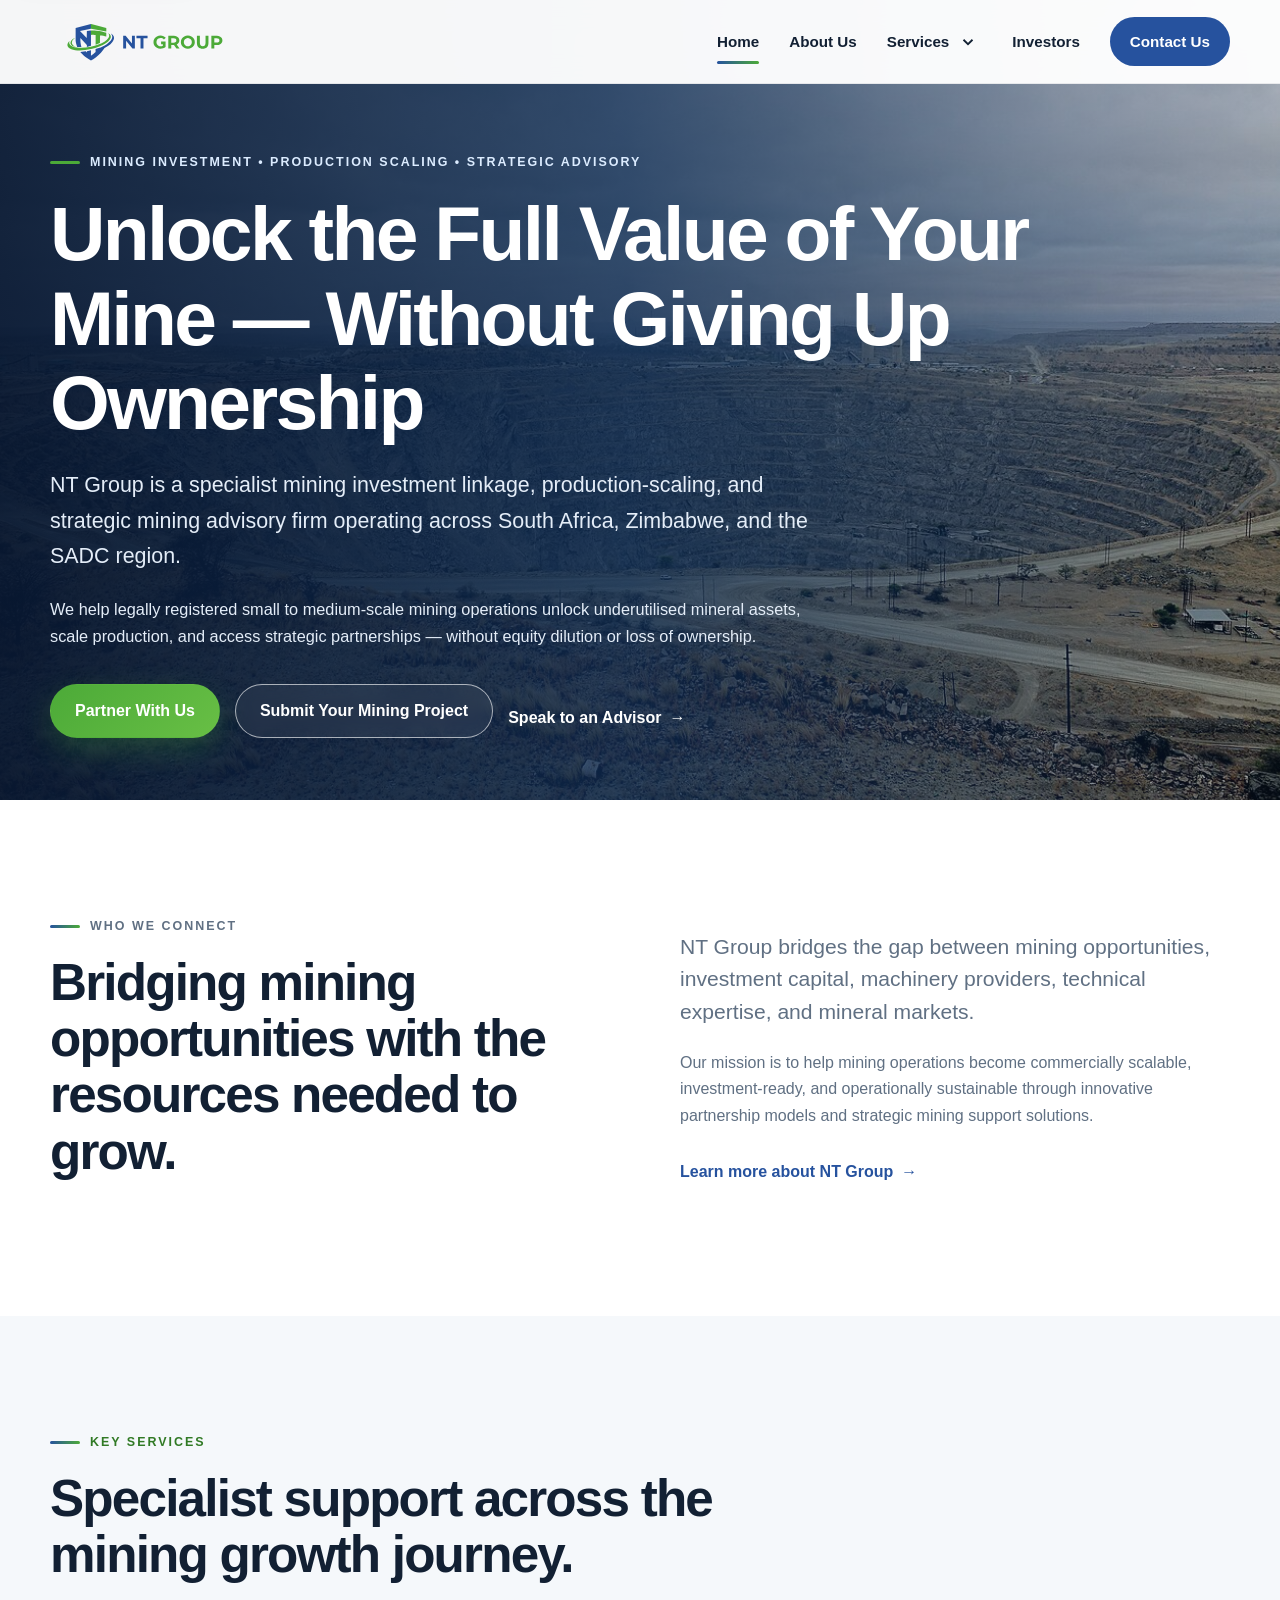
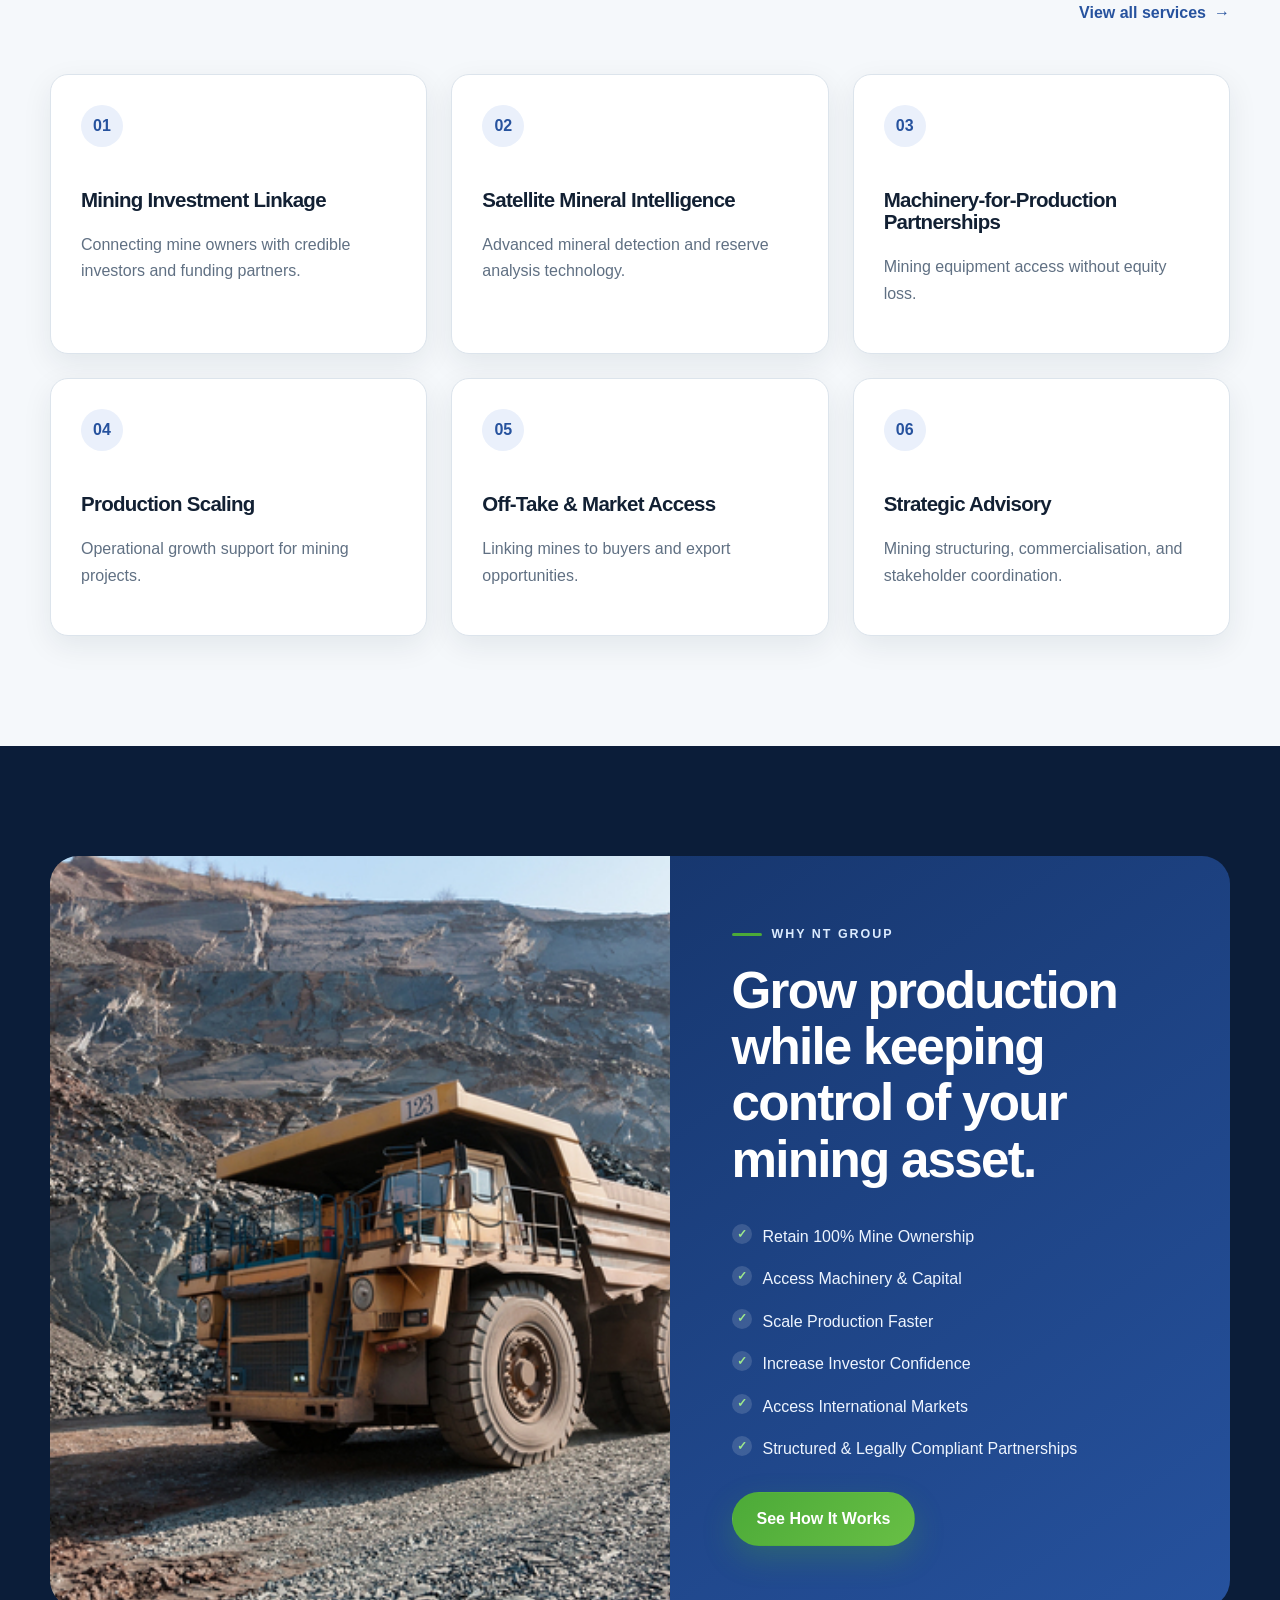
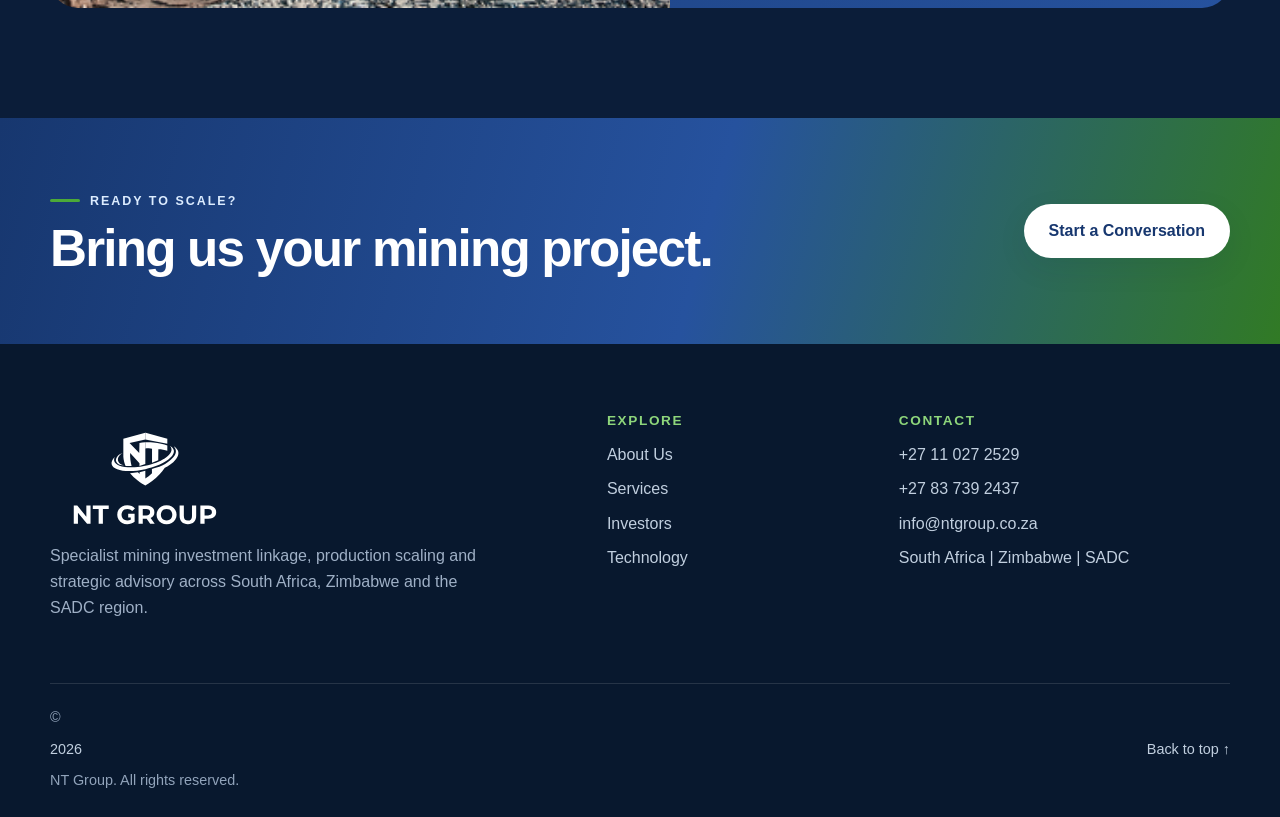
<file: index.html>
<!DOCTYPE html>
<html lang="en">
<head>
  <meta charset="UTF-8">
  <meta name="viewport" content="width=device-width, initial-scale=1.0">
  <meta name="description" content="NT Group connects mining opportunities with investment, machinery, technology and mineral markets across Southern Africa.">
  <meta name="theme-color" content="#26529e">
  <title>Mining Investment &amp; Production Scaling | NT Group</title>
  <link rel="icon" href="assets/logo/favicon.svg" type="image/svg+xml">
  <link rel="preload" as="image" href="assets/images/palabora-open-pit.jpg">
  <link rel="stylesheet" href="css/styles.css">
  <script src="js/script.js" defer></script>
</head>
<body>
  <a class="skip-link" href="#main-content">Skip to main content</a>
  <header class="site-header" id="top">
    <div class="container nav-wrap">
      <a class="brand" href="index.html" aria-label="NT Group home">
        <img src="assets/logo/nt-group-logo-horizontal.svg" alt="NT Group">
      </a>
      <button class="menu-toggle" type="button" aria-expanded="false" aria-controls="primary-navigation">
        <span class="sr-only">Open navigation</span>
        <span></span><span></span><span></span>
      </button>
      <nav class="primary-nav" id="primary-navigation" aria-label="Primary navigation">
        <a href="index.html" class="is-active" aria-current="page">Home</a>
            <a href="about.html">About Us</a>
            <div class="nav-dropdown">
              <div class="nav-dropdown-trigger">
                <a href="services.html">Services</a>
                <button class="dropdown-toggle" type="button" aria-expanded="false" aria-label="Open Services menu">
                  <svg viewBox="0 0 20 20" aria-hidden="true"><path d="m5 7.5 5 5 5-5"/></svg>
                </button>
              </div>
              <div class="dropdown-menu">
                <a href="services.html">Services Overview</a>
                <a href="how-it-works.html">How It Works</a>
                <a href="technology.html">Technology</a>
                <a href="impact.html">Impact</a>
              </div>
            </div>
            <a href="investors.html">Investors</a>
            <a href="contact.html" class="nav-cta">Contact Us</a>
      </nav>
    </div>
  </header>
  <main id="main-content">
    <section class="hero home-hero">
      <div class="hero-media" role="img" aria-label="Open-pit mine in Southern Africa"></div>
      <div class="hero-overlay"></div>
      <div class="container hero-content reveal is-visible">
        <p class="eyebrow light">Mining Investment • Production Scaling • Strategic Advisory</p>
        <h1>Unlock the Full Value of Your Mine — Without Giving Up Ownership</h1>
        <p class="hero-copy">NT Group is a specialist mining investment linkage, production-scaling, and strategic mining advisory firm operating across South Africa, Zimbabwe, and the SADC region.</p>
        <p class="hero-copy hero-copy-small">We help legally registered small to medium-scale mining operations unlock underutilised mineral assets, scale production, and access strategic partnerships — without equity dilution or loss of ownership.</p>
        <div class="hero-actions">
          <a class="btn btn-primary" href="contact.html#project-form">Partner With Us</a>
          <a class="btn btn-outline" href="contact.html#project-form">Submit Your Mining Project</a>
          <a class="text-link light-link" href="contact.html">Speak to an Advisor <span>→</span></a>
        </div>
      </div>
    </section>

    <section class="section intro-section">
      <div class="container split-grid">
        <div class="section-copy reveal">
          <p class="eyebrow">Who we connect</p>
          <h2>Bridging mining opportunities with the resources needed to grow.</h2>
        </div>
        <div class="section-copy reveal">
          <p class="lead">NT Group bridges the gap between mining opportunities, investment capital, machinery providers, technical expertise, and mineral markets.</p>
          <p>Our mission is to help mining operations become commercially scalable, investment-ready, and operationally sustainable through innovative partnership models and strategic mining support solutions.</p>
          <a class="text-link" href="about.html">Learn more about NT Group <span>→</span></a>
        </div>
      </div>
    </section>

    <section class="section surface-section">
      <div class="container">
        <div class="section-heading reveal">
          <div><p class="eyebrow">Key services</p><h2>Specialist support across the mining growth journey.</h2></div>
          <a class="text-link" href="services.html">View all services <span>→</span></a>
        </div>
        <div class="service-grid compact-grid">
          <article class="service-card reveal"><span>01</span><h3>Mining Investment Linkage</h3><p>Connecting mine owners with credible investors and funding partners.</p></article>
          <article class="service-card reveal"><span>02</span><h3>Satellite Mineral Intelligence</h3><p>Advanced mineral detection and reserve analysis technology.</p></article>
          <article class="service-card reveal"><span>03</span><h3>Machinery-for-Production Partnerships</h3><p>Mining equipment access without equity loss.</p></article>
          <article class="service-card reveal"><span>04</span><h3>Production Scaling</h3><p>Operational growth support for mining projects.</p></article>
          <article class="service-card reveal"><span>05</span><h3>Off-Take & Market Access</h3><p>Linking mines to buyers and export opportunities.</p></article>
          <article class="service-card reveal"><span>06</span><h3>Strategic Advisory</h3><p>Mining structuring, commercialisation, and stakeholder coordination.</p></article>
        </div>
      </div>
    </section>

    <section class="section image-feature">
      <div class="container image-feature-grid">
        <figure class="feature-image reveal"><img src="assets/images/kumba-haul-truck.jpg" alt="Mining haul truck operating at a large mine" loading="lazy"></figure>
        <div class="feature-panel reveal">
          <p class="eyebrow light">Why NT Group</p>
          <h2>Grow production while keeping control of your mining asset.</h2>
          <ul class="check-list light-list">
            <li>Retain 100% Mine Ownership</li>
            <li>Access Machinery & Capital</li>
            <li>Scale Production Faster</li>
            <li>Increase Investor Confidence</li>
            <li>Access International Markets</li>
            <li>Structured & Legally Compliant Partnerships</li>
          </ul>
          <a class="btn btn-primary" href="how-it-works.html">See How It Works</a>
        </div>
      </div>
    </section>

    <section class="cta-band">
      <div class="container cta-band-inner reveal">
        <div><p class="eyebrow light">Ready to scale?</p><h2>Bring us your mining project.</h2></div>
        <a class="btn btn-white" href="contact.html#project-form">Start a Conversation</a>
      </div>
    </section>
  </main>
  <footer class="site-footer">
    <div class="container footer-grid">
      <div class="footer-brand">
        <img src="assets/logo/nt-group-logo-stacked.svg" alt="NT Group">
        <p>Specialist mining investment linkage, production scaling and strategic advisory across South Africa, Zimbabwe and the SADC region.</p>
      </div>
      <div>
        <h3>Explore</h3>
        <a href="about.html">About Us</a>
        <a href="services.html">Services</a>
        <a href="investors.html">Investors</a>
        <a href="technology.html">Technology</a>
      </div>
      <div>
        <h3>Contact</h3>
        <a href="tel:+27110272529">+27 11 027 2529</a>
        <a href="tel:+27837392437">+27 83 739 2437</a>
        <a href="mailto:info@ntgroup.co.za">info@ntgroup.co.za</a>
        <span>South Africa | Zimbabwe | SADC</span>
      </div>
    </div>
    <div class="container footer-bottom">
      <p>&copy; <span id="current-year"></span> NT Group. All rights reserved.</p>
      <a href="#top">Back to top ↑</a>
    </div>
  </footer>
</body>
</html>
</file>
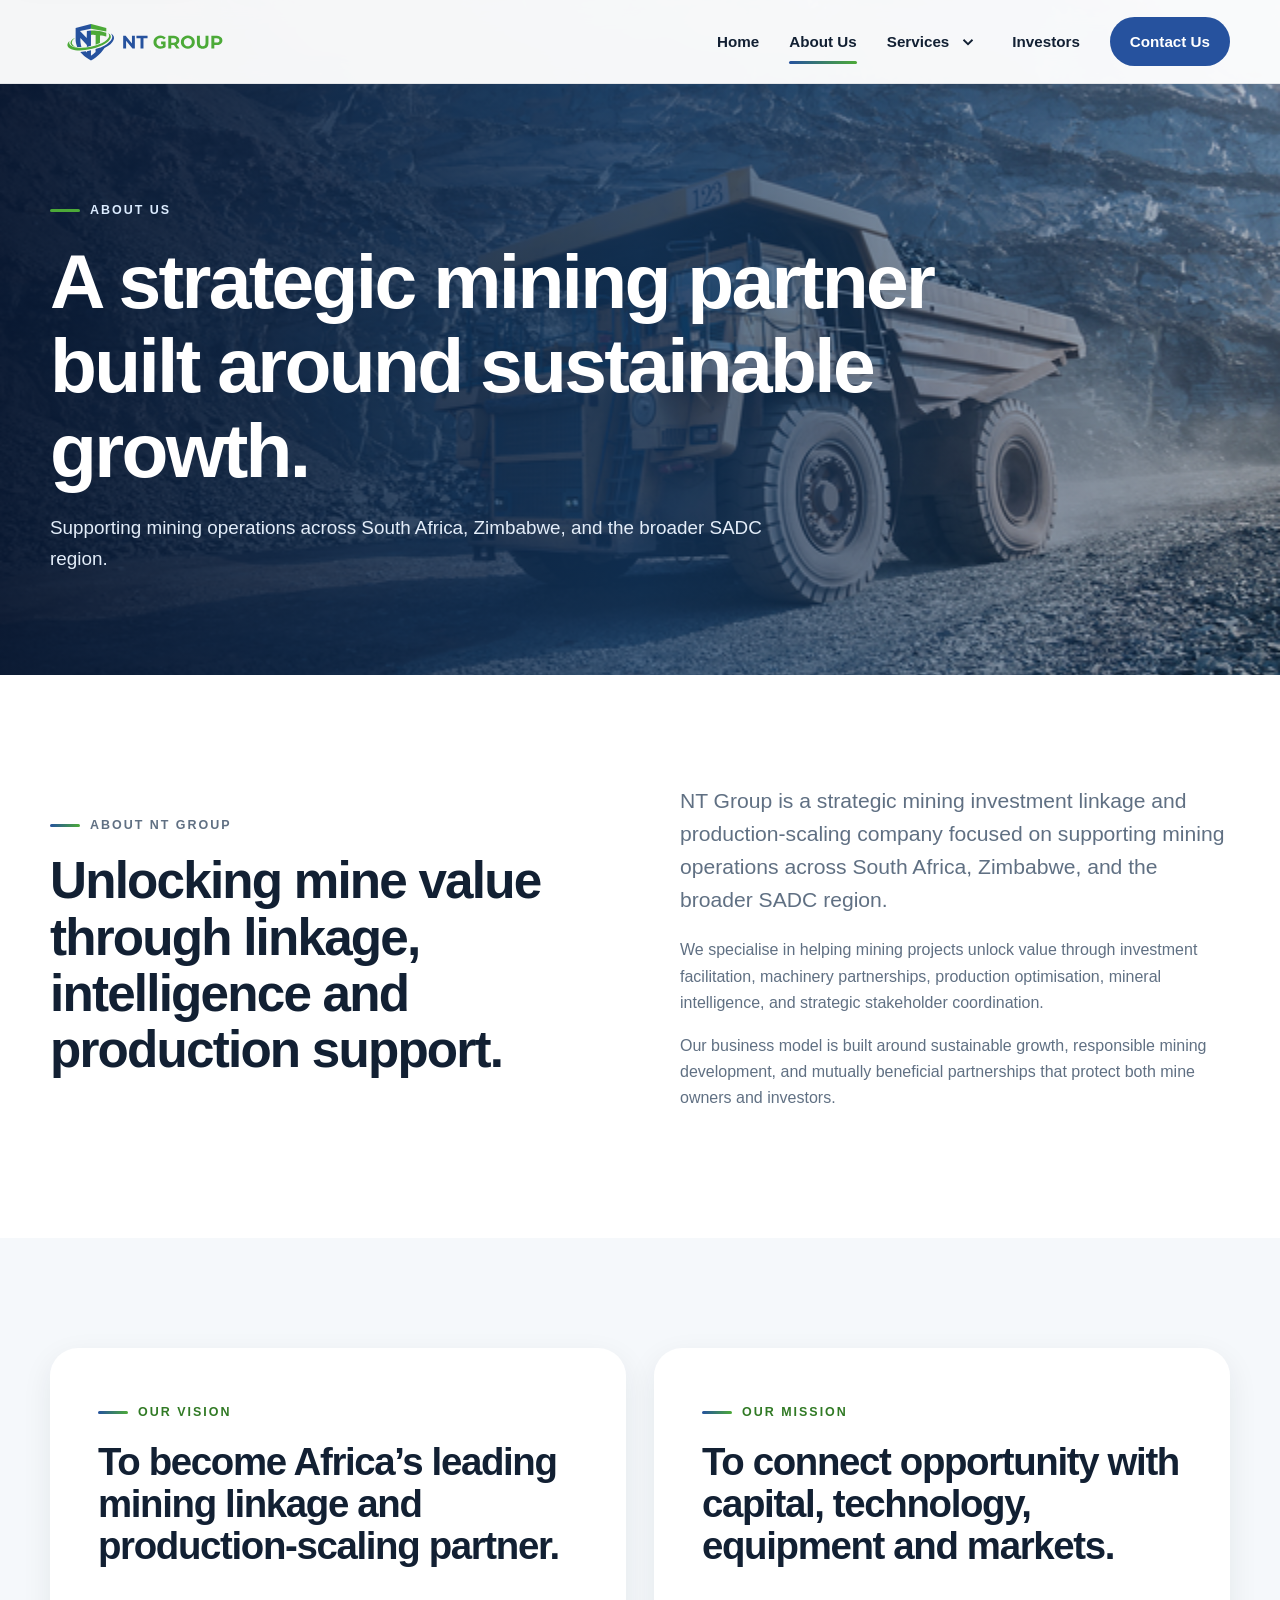
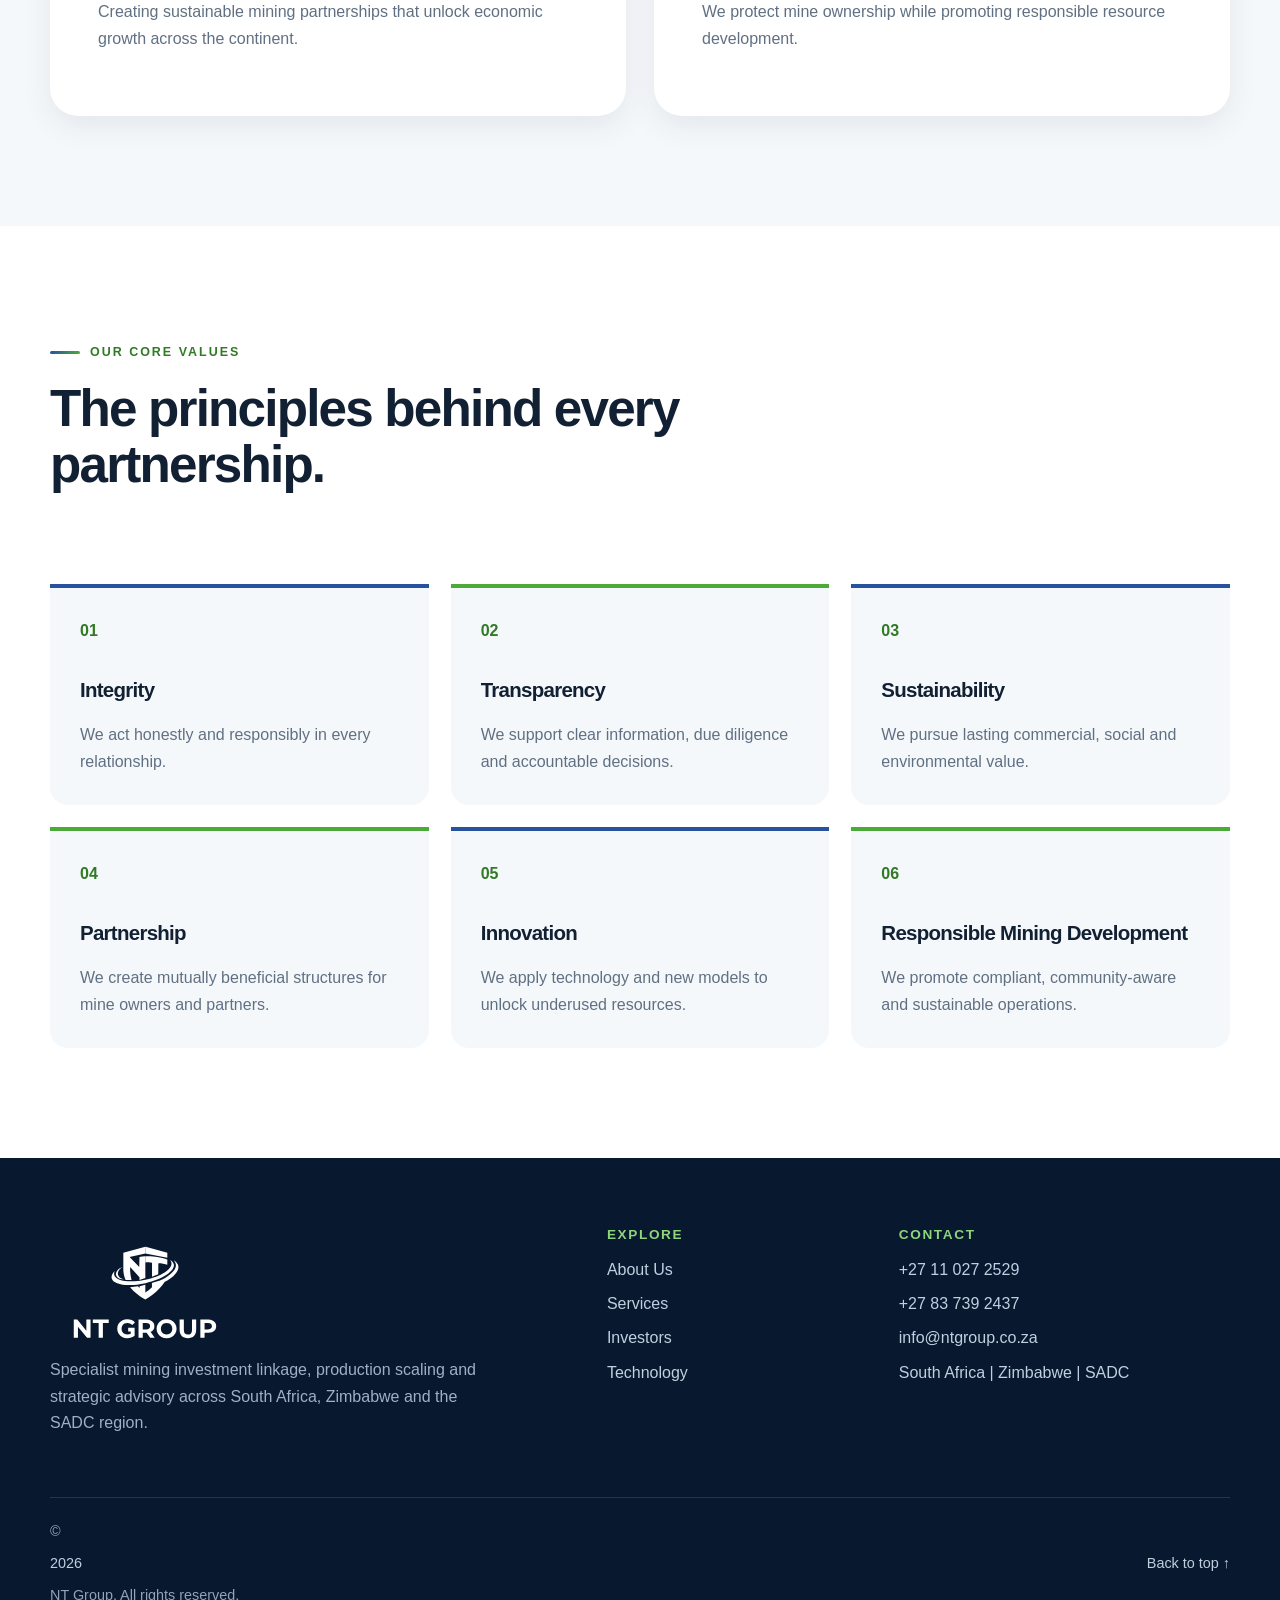
<file: about.html>
<!DOCTYPE html>
<html lang="en">
<head>
  <meta charset="UTF-8">
  <meta name="viewport" content="width=device-width, initial-scale=1.0">
  <meta name="description" content="Learn about NT Group, our mission, vision and values.">
  <meta name="theme-color" content="#26529e">
  <title>About Us | NT Group</title>
  <link rel="icon" href="assets/logo/favicon.svg" type="image/svg+xml">

  <link rel="stylesheet" href="css/styles.css">
  <script src="js/script.js" defer></script>
</head>
<body>
  <a class="skip-link" href="#main-content">Skip to main content</a>
  <header class="site-header" id="top">
    <div class="container nav-wrap">
      <a class="brand" href="index.html" aria-label="NT Group home">
        <img src="assets/logo/nt-group-logo-horizontal.svg" alt="NT Group">
      </a>
      <button class="menu-toggle" type="button" aria-expanded="false" aria-controls="primary-navigation">
        <span class="sr-only">Open navigation</span>
        <span></span><span></span><span></span>
      </button>
      <nav class="primary-nav" id="primary-navigation" aria-label="Primary navigation">
        <a href="index.html">Home</a>
            <a href="about.html" class="is-active" aria-current="page">About Us</a>
            <div class="nav-dropdown">
              <div class="nav-dropdown-trigger">
                <a href="services.html">Services</a>
                <button class="dropdown-toggle" type="button" aria-expanded="false" aria-label="Open Services menu">
                  <svg viewBox="0 0 20 20" aria-hidden="true"><path d="m5 7.5 5 5 5-5"/></svg>
                </button>
              </div>
              <div class="dropdown-menu">
                <a href="services.html">Services Overview</a>
                <a href="how-it-works.html">How It Works</a>
                <a href="technology.html">Technology</a>
                <a href="impact.html">Impact</a>
              </div>
            </div>
            <a href="investors.html">Investors</a>
            <a href="contact.html" class="nav-cta">Contact Us</a>
      </nav>
    </div>
  </header>
  <main id="main-content">
    <section class="page-hero page-hero-about">
      <div class="container page-hero-content reveal is-visible">
        <p class="eyebrow light">About Us</p>
        <h1>A strategic mining partner built around sustainable growth.</h1>
        <p>Supporting mining operations across South Africa, Zimbabwe, and the broader SADC region.</p>
      </div>
    </section>

    <section class="section">
      <div class="container split-grid">
        <div class="section-copy reveal">
          <p class="eyebrow">About NT Group</p>
          <h2>Unlocking mine value through linkage, intelligence and production support.</h2>
        </div>
        <div class="section-copy reveal">
          <p class="lead">NT Group is a strategic mining investment linkage and production-scaling company focused on supporting mining operations across South Africa, Zimbabwe, and the broader SADC region.</p>
          <p>We specialise in helping mining projects unlock value through investment facilitation, machinery partnerships, production optimisation, mineral intelligence, and strategic stakeholder coordination.</p>
          <p>Our business model is built around sustainable growth, responsible mining development, and mutually beneficial partnerships that protect both mine owners and investors.</p>
        </div>
      </div>
    </section>

    <section class="section surface-section">
      <div class="container value-grid">
        <article class="statement-card reveal"><p class="eyebrow">Our Vision</p><h2>To become Africa’s leading mining linkage and production-scaling partner.</h2><p>Creating sustainable mining partnerships that unlock economic growth across the continent.</p></article>
        <article class="statement-card reveal"><p class="eyebrow">Our Mission</p><h2>To connect opportunity with capital, technology, equipment and markets.</h2><p>We protect mine ownership while promoting responsible resource development.</p></article>
      </div>
    </section>

    <section class="section values-section">
      <div class="container">
        <div class="section-heading reveal"><div><p class="eyebrow">Our Core Values</p><h2>The principles behind every partnership.</h2></div></div>
        <div class="values-grid">
          <article class="value-card reveal"><strong>01</strong><h3>Integrity</h3><p>We act honestly and responsibly in every relationship.</p></article>
          <article class="value-card reveal"><strong>02</strong><h3>Transparency</h3><p>We support clear information, due diligence and accountable decisions.</p></article>
          <article class="value-card reveal"><strong>03</strong><h3>Sustainability</h3><p>We pursue lasting commercial, social and environmental value.</p></article>
          <article class="value-card reveal"><strong>04</strong><h3>Partnership</h3><p>We create mutually beneficial structures for mine owners and partners.</p></article>
          <article class="value-card reveal"><strong>05</strong><h3>Innovation</h3><p>We apply technology and new models to unlock underused resources.</p></article>
          <article class="value-card reveal"><strong>06</strong><h3>Responsible Mining Development</h3><p>We promote compliant, community-aware and sustainable operations.</p></article>
        </div>
      </div>
    </section>
  </main>
  <footer class="site-footer">
    <div class="container footer-grid">
      <div class="footer-brand">
        <img src="assets/logo/nt-group-logo-stacked.svg" alt="NT Group">
        <p>Specialist mining investment linkage, production scaling and strategic advisory across South Africa, Zimbabwe and the SADC region.</p>
      </div>
      <div>
        <h3>Explore</h3>
        <a href="about.html">About Us</a>
        <a href="services.html">Services</a>
        <a href="investors.html">Investors</a>
        <a href="technology.html">Technology</a>
      </div>
      <div>
        <h3>Contact</h3>
        <a href="tel:+27110272529">+27 11 027 2529</a>
        <a href="tel:+27837392437">+27 83 739 2437</a>
        <a href="mailto:info@ntgroup.co.za">info@ntgroup.co.za</a>
        <span>South Africa | Zimbabwe | SADC</span>
      </div>
    </div>
    <div class="container footer-bottom">
      <p>&copy; <span id="current-year"></span> NT Group. All rights reserved.</p>
      <a href="#top">Back to top ↑</a>
    </div>
  </footer>
</body>
</html>
</file>
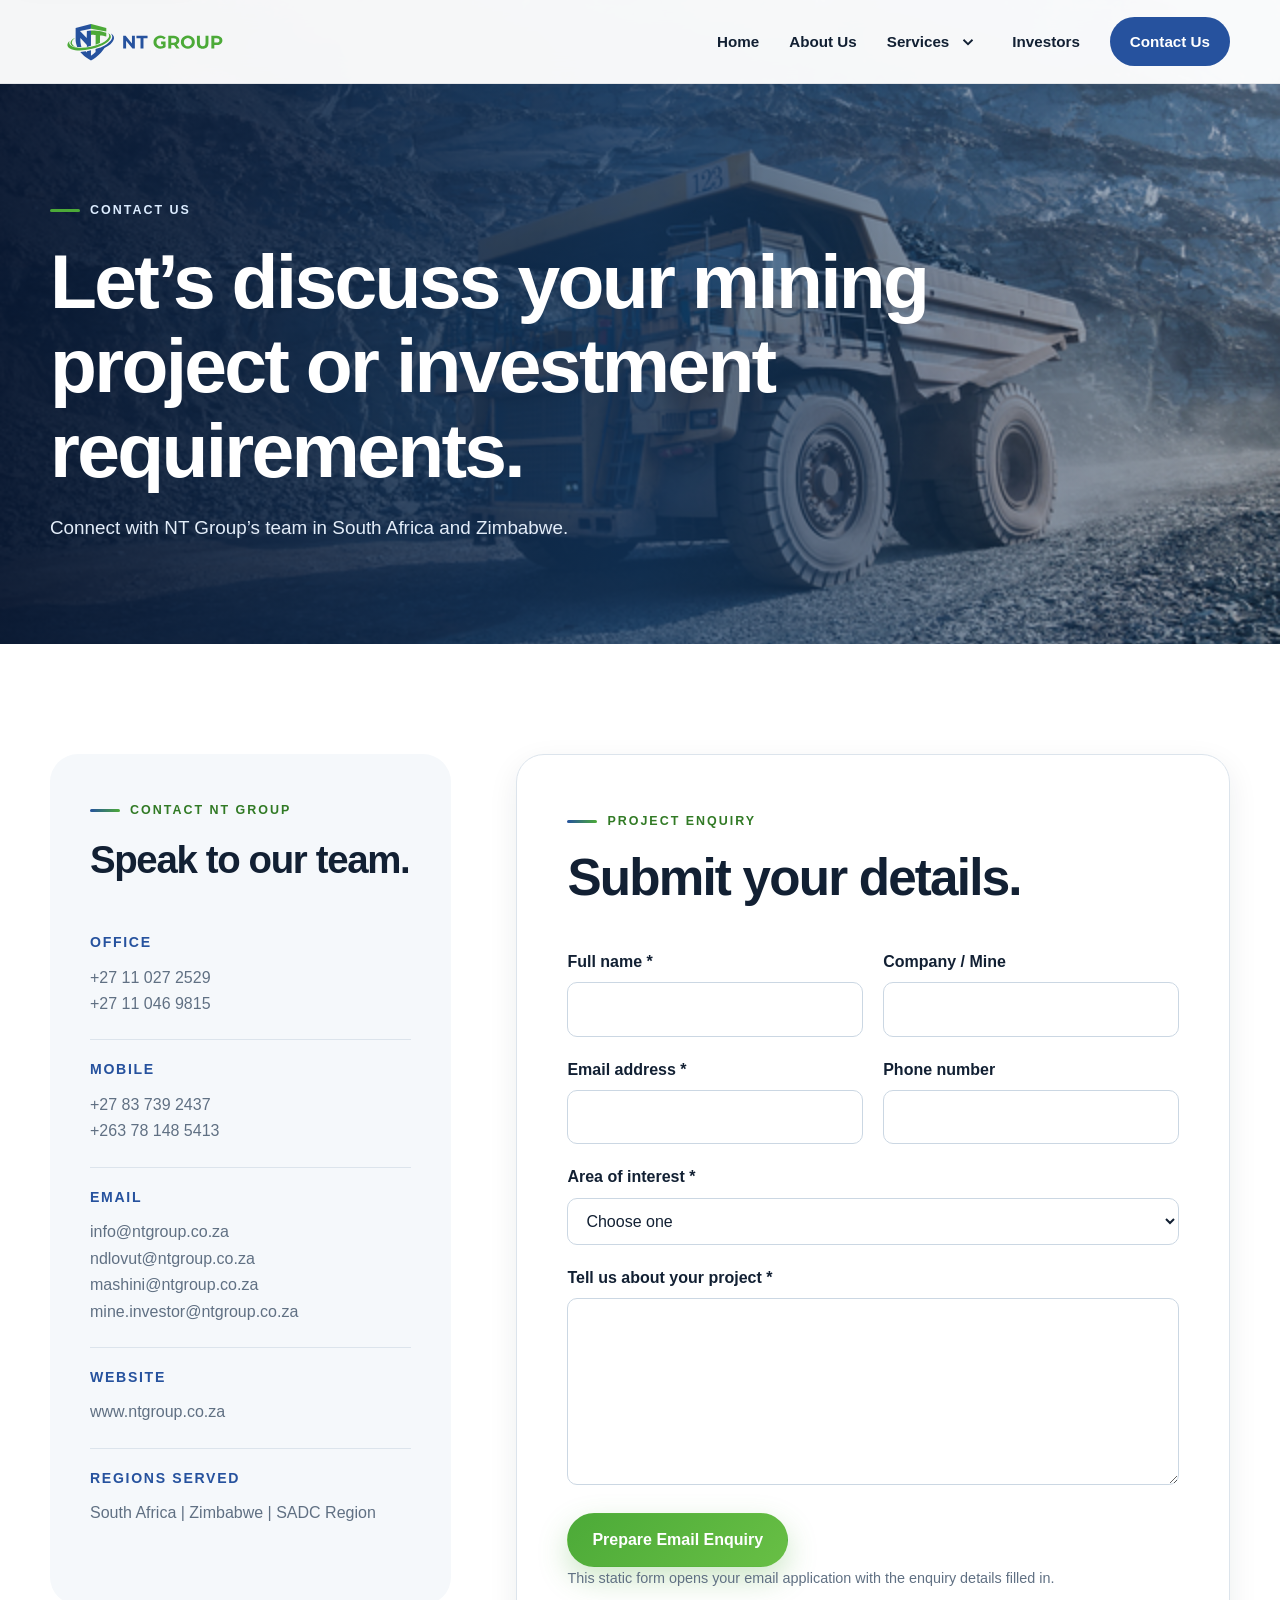
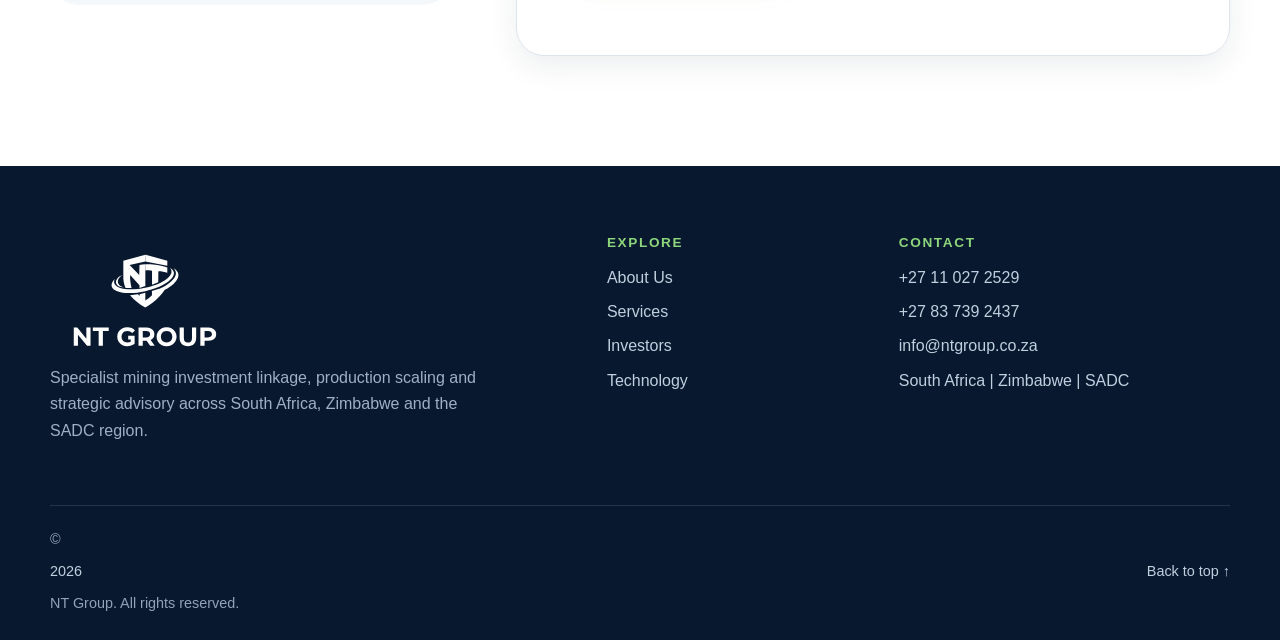
<file: contact.html>
<!DOCTYPE html>
<html lang="en">
<head>
  <meta charset="UTF-8">
  <meta name="viewport" content="width=device-width, initial-scale=1.0">
  <meta name="description" content="Contact NT Group in South Africa and Zimbabwe about mining projects, investment and partnerships.">
  <meta name="theme-color" content="#26529e">
  <title>Contact Us | NT Group</title>
  <link rel="icon" href="assets/logo/favicon.svg" type="image/svg+xml">

  <link rel="stylesheet" href="css/styles.css">
  <script src="js/script.js" defer></script>
</head>
<body>
  <a class="skip-link" href="#main-content">Skip to main content</a>
  <header class="site-header" id="top">
    <div class="container nav-wrap">
      <a class="brand" href="index.html" aria-label="NT Group home">
        <img src="assets/logo/nt-group-logo-horizontal.svg" alt="NT Group">
      </a>
      <button class="menu-toggle" type="button" aria-expanded="false" aria-controls="primary-navigation">
        <span class="sr-only">Open navigation</span>
        <span></span><span></span><span></span>
      </button>
      <nav class="primary-nav" id="primary-navigation" aria-label="Primary navigation">
        <a href="index.html">Home</a>
            <a href="about.html">About Us</a>
            <div class="nav-dropdown">
              <div class="nav-dropdown-trigger">
                <a href="services.html">Services</a>
                <button class="dropdown-toggle" type="button" aria-expanded="false" aria-label="Open Services menu">
                  <svg viewBox="0 0 20 20" aria-hidden="true"><path d="m5 7.5 5 5 5-5"/></svg>
                </button>
              </div>
              <div class="dropdown-menu">
                <a href="services.html">Services Overview</a>
                <a href="how-it-works.html">How It Works</a>
                <a href="technology.html">Technology</a>
                <a href="impact.html">Impact</a>
              </div>
            </div>
            <a href="investors.html">Investors</a>
            <a href="contact.html" class="is-active nav-cta" aria-current="page">Contact Us</a>
      </nav>
    </div>
  </header>
  <main id="main-content">
    <section class="page-hero page-hero-contact"><div class="container page-hero-content reveal is-visible"><p class="eyebrow light">Contact Us</p><h1>Let’s discuss your mining project or investment requirements.</h1><p>Connect with NT Group’s team in South Africa and Zimbabwe.</p></div></section>
    <section class="section"><div class="container contact-layout">
      <div class="contact-details reveal"><p class="eyebrow">Contact NT Group</p><h2>Speak to our team.</h2>
        <div class="contact-block"><h3>Office</h3><a href="tel:+27110272529">+27 11 027 2529</a><a href="tel:+27110469815">+27 11 046 9815</a></div>
        <div class="contact-block"><h3>Mobile</h3><a href="tel:+27837392437">+27 83 739 2437</a><a href="tel:+263781485413">+263 78 148 5413</a></div>
        <div class="contact-block"><h3>Email</h3><a href="mailto:info@ntgroup.co.za">info@ntgroup.co.za</a><a href="mailto:ndlovut@ntgroup.co.za">ndlovut@ntgroup.co.za</a><a href="mailto:mashini@ntgroup.co.za">mashini@ntgroup.co.za</a><a href="mailto:mine.investor@ntgroup.co.za">mine.investor@ntgroup.co.za</a></div>
        <div class="contact-block"><h3>Website</h3><a href="https://www.ntgroup.co.za">www.ntgroup.co.za</a></div>
        <div class="contact-block"><h3>Regions Served</h3><p>South Africa | Zimbabwe | SADC Region</p></div>
      </div>
      <div class="contact-form-panel reveal" id="project-form"><p class="eyebrow">Project Enquiry</p><h2>Submit your details.</h2><form
  id="enquiry-form"
  action="https://formsubmit.co/info@ntgroup.co.za"
  method="POST"
>
        <div class="form-grid"><div class="field"><label for="name">Full name *</label><input id="name" name="name" type="text" required><small>Please enter your name.</small></div><div class="field"><label for="company">Company / Mine</label><input id="company" name="company" type="text"></div></div>
        <div class="form-grid"><div class="field"><label for="email">Email address *</label><input id="email" name="email" type="email" required><small>Please enter a valid email.</small></div><div class="field"><label for="phone">Phone number</label><input id="phone" name="phone" type="tel"></div></div>
        <div class="field"><label for="interest">Area of interest *</label><select id="interest" name="interest" required><option value="">Choose one</option><option>Mining project partnership</option><option>Investment opportunity</option><option>Mineral intelligence</option><option>Machinery partnership</option><option>Off-take and market access</option><option>Strategic advisory</option></select><small>Please select an area of interest.</small></div>
        <div class="field"><label for="message">Tell us about your project *</label><textarea id="message" name="message" rows="6" required></textarea><small>Please add a brief message.</small></div>
        <button class="btn btn-primary" type="submit">Prepare Email Enquiry</button><p class="form-note">This static form opens your email application with the enquiry details filled in.</p><div id="form-status" class="form-status" role="status" aria-live="polite"></div>
      </form></div>
    </div></section>
  </main>
  <footer class="site-footer">
    <div class="container footer-grid">
      <div class="footer-brand">
        <img src="assets/logo/nt-group-logo-stacked.svg" alt="NT Group">
        <p>Specialist mining investment linkage, production scaling and strategic advisory across South Africa, Zimbabwe and the SADC region.</p>
      </div>
      <div>
        <h3>Explore</h3>
        <a href="about.html">About Us</a>
        <a href="services.html">Services</a>
        <a href="investors.html">Investors</a>
        <a href="technology.html">Technology</a>
      </div>
      <div>
        <h3>Contact</h3>
        <a href="tel:+27110272529">+27 11 027 2529</a>
        <a href="tel:+27837392437">+27 83 739 2437</a>
        <a href="mailto:info@ntgroup.co.za">info@ntgroup.co.za</a>
        <span>South Africa | Zimbabwe | SADC</span>
      </div>
    </div>
    <div class="container footer-bottom">
      <p>&copy; <span id="current-year"></span> NT Group. All rights reserved.</p>
      <a href="#top">Back to top ↑</a>
    </div>
  </footer>
</body>
</html>
</file>
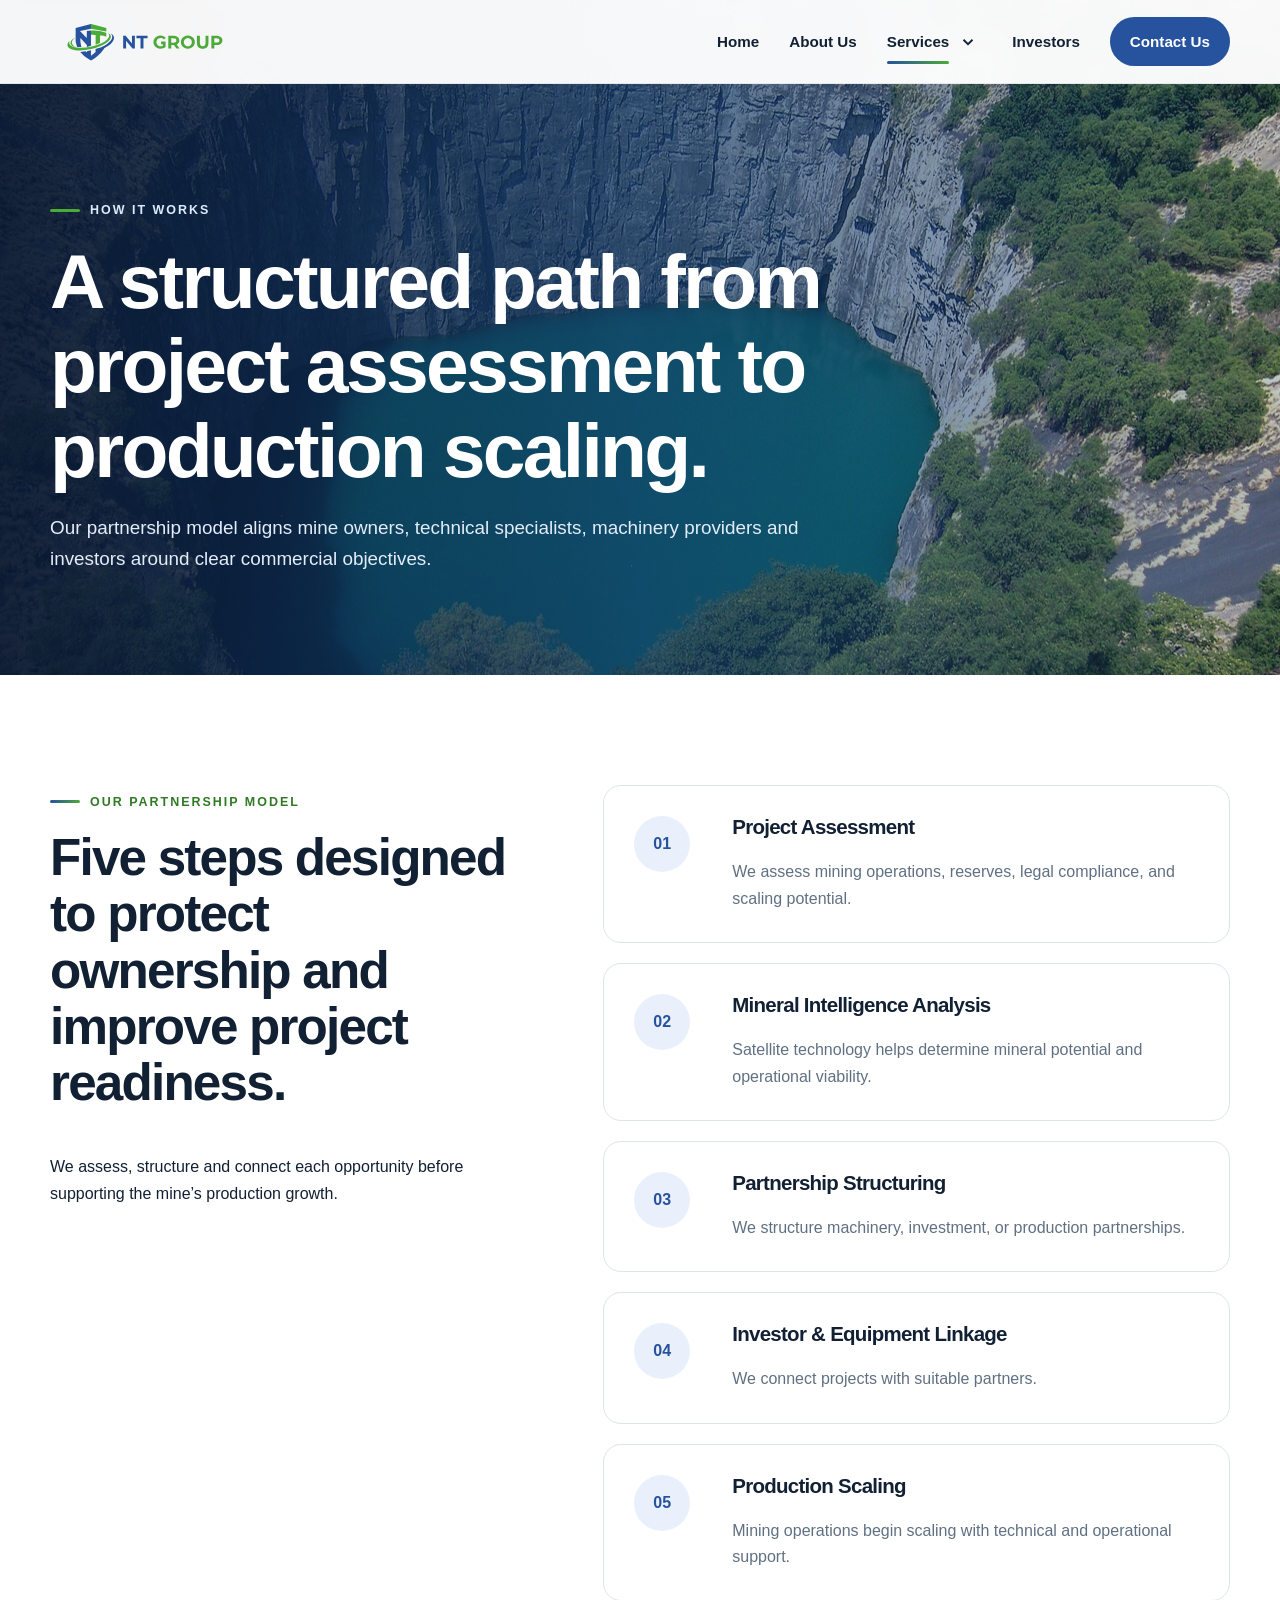
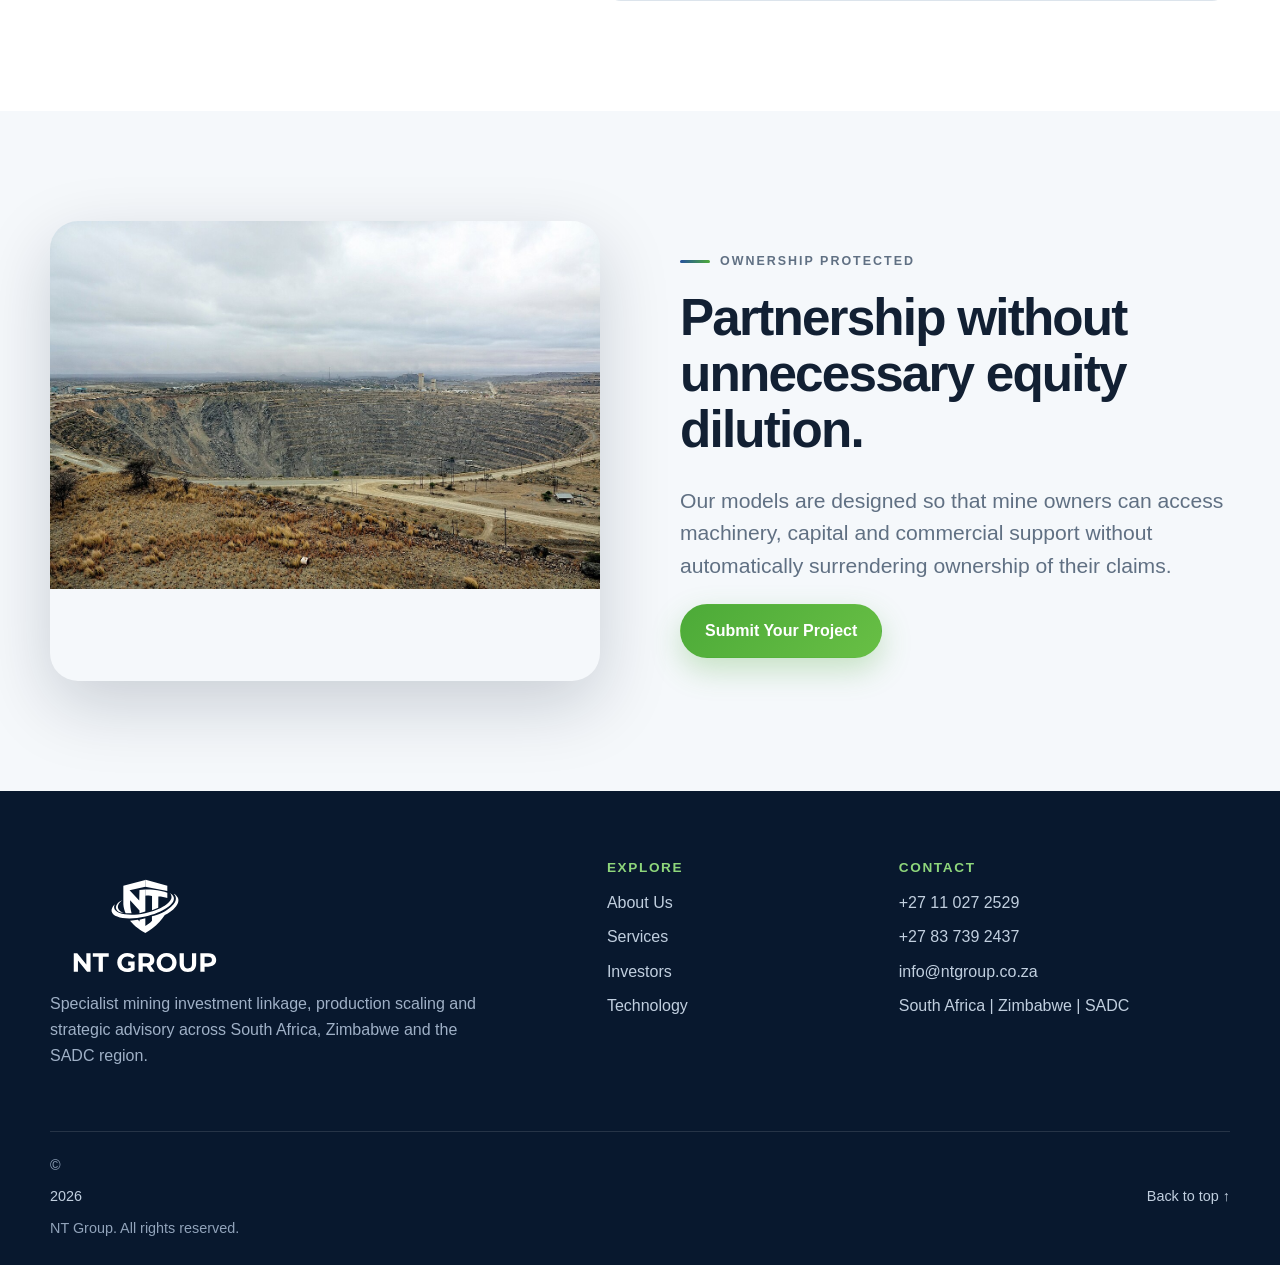
<file: how-it-works.html>
<!DOCTYPE html>
<html lang="en">
<head>
  <meta charset="UTF-8">
  <meta name="viewport" content="width=device-width, initial-scale=1.0">
  <meta name="description" content="See how NT Group assesses, structures and scales mining projects.">
  <meta name="theme-color" content="#26529e">
  <title>How It Works | NT Group</title>
  <link rel="icon" href="assets/logo/favicon.svg" type="image/svg+xml">

  <link rel="stylesheet" href="css/styles.css">
  <script src="js/script.js" defer></script>
</head>
<body>
  <a class="skip-link" href="#main-content">Skip to main content</a>
  <header class="site-header" id="top">
    <div class="container nav-wrap">
      <a class="brand" href="index.html" aria-label="NT Group home">
        <img src="assets/logo/nt-group-logo-horizontal.svg" alt="NT Group">
      </a>
      <button class="menu-toggle" type="button" aria-expanded="false" aria-controls="primary-navigation">
        <span class="sr-only">Open navigation</span>
        <span></span><span></span><span></span>
      </button>
      <nav class="primary-nav" id="primary-navigation" aria-label="Primary navigation">
        <a href="index.html">Home</a>
            <a href="about.html">About Us</a>
            <div class="nav-dropdown is-active">
              <div class="nav-dropdown-trigger">
                <a href="services.html">Services</a>
                <button class="dropdown-toggle" type="button" aria-expanded="false" aria-label="Open Services menu">
                  <svg viewBox="0 0 20 20" aria-hidden="true"><path d="m5 7.5 5 5 5-5"/></svg>
                </button>
              </div>
              <div class="dropdown-menu">
                <a href="services.html">Services Overview</a>
                <a href="how-it-works.html" class="is-active">How It Works</a>
                <a href="technology.html">Technology</a>
                <a href="impact.html">Impact</a>
              </div>
            </div>
            <a href="investors.html">Investors</a>
            <a href="contact.html" class="nav-cta">Contact Us</a>
      </nav>
    </div>
  </header>
  <main id="main-content">
    <section class="page-hero page-hero-process"><div class="container page-hero-content reveal is-visible"><p class="eyebrow light">How It Works</p><h1>A structured path from project assessment to production scaling.</h1><p>Our partnership model aligns mine owners, technical specialists, machinery providers and investors around clear commercial objectives.</p></div></section>
    <section class="section"><div class="container process-layout">
      <div class="process-intro reveal"><p class="eyebrow">Our Partnership Model</p><h2>Five steps designed to protect ownership and improve project readiness.</h2><p>We assess, structure and connect each opportunity before supporting the mine’s production growth.</p></div>
      <div class="process-steps"><article class="process-step reveal"><span>01</span><div><h3>Project Assessment</h3><p>We assess mining operations, reserves, legal compliance, and scaling potential.</p></div></article><article class="process-step reveal"><span>02</span><div><h3>Mineral Intelligence Analysis</h3><p>Satellite technology helps determine mineral potential and operational viability.</p></div></article><article class="process-step reveal"><span>03</span><div><h3>Partnership Structuring</h3><p>We structure machinery, investment, or production partnerships.</p></div></article><article class="process-step reveal"><span>04</span><div><h3>Investor & Equipment Linkage</h3><p>We connect projects with suitable partners.</p></div></article><article class="process-step reveal"><span>05</span><div><h3>Production Scaling</h3><p>Mining operations begin scaling with technical and operational support.</p></div></article></div>
    </div></section>
    <section class="section surface-section"><div class="container split-grid"><figure class="feature-image reveal"><img src="assets/images/palabora-open-pit.jpg" alt="Large open-pit mining operation" loading="lazy"></figure><div class="section-copy reveal"><p class="eyebrow">Ownership protected</p><h2>Partnership without unnecessary equity dilution.</h2><p class="lead">Our models are designed so that mine owners can access machinery, capital and commercial support without automatically surrendering ownership of their claims.</p><a class="btn btn-primary" href="contact.html#project-form">Submit Your Project</a></div></div></section>
  </main>
  <footer class="site-footer">
    <div class="container footer-grid">
      <div class="footer-brand">
        <img src="assets/logo/nt-group-logo-stacked.svg" alt="NT Group">
        <p>Specialist mining investment linkage, production scaling and strategic advisory across South Africa, Zimbabwe and the SADC region.</p>
      </div>
      <div>
        <h3>Explore</h3>
        <a href="about.html">About Us</a>
        <a href="services.html">Services</a>
        <a href="investors.html">Investors</a>
        <a href="technology.html">Technology</a>
      </div>
      <div>
        <h3>Contact</h3>
        <a href="tel:+27110272529">+27 11 027 2529</a>
        <a href="tel:+27837392437">+27 83 739 2437</a>
        <a href="mailto:info@ntgroup.co.za">info@ntgroup.co.za</a>
        <span>South Africa | Zimbabwe | SADC</span>
      </div>
    </div>
    <div class="container footer-bottom">
      <p>&copy; <span id="current-year"></span> NT Group. All rights reserved.</p>
      <a href="#top">Back to top ↑</a>
    </div>
  </footer>
</body>
</html>
</file>
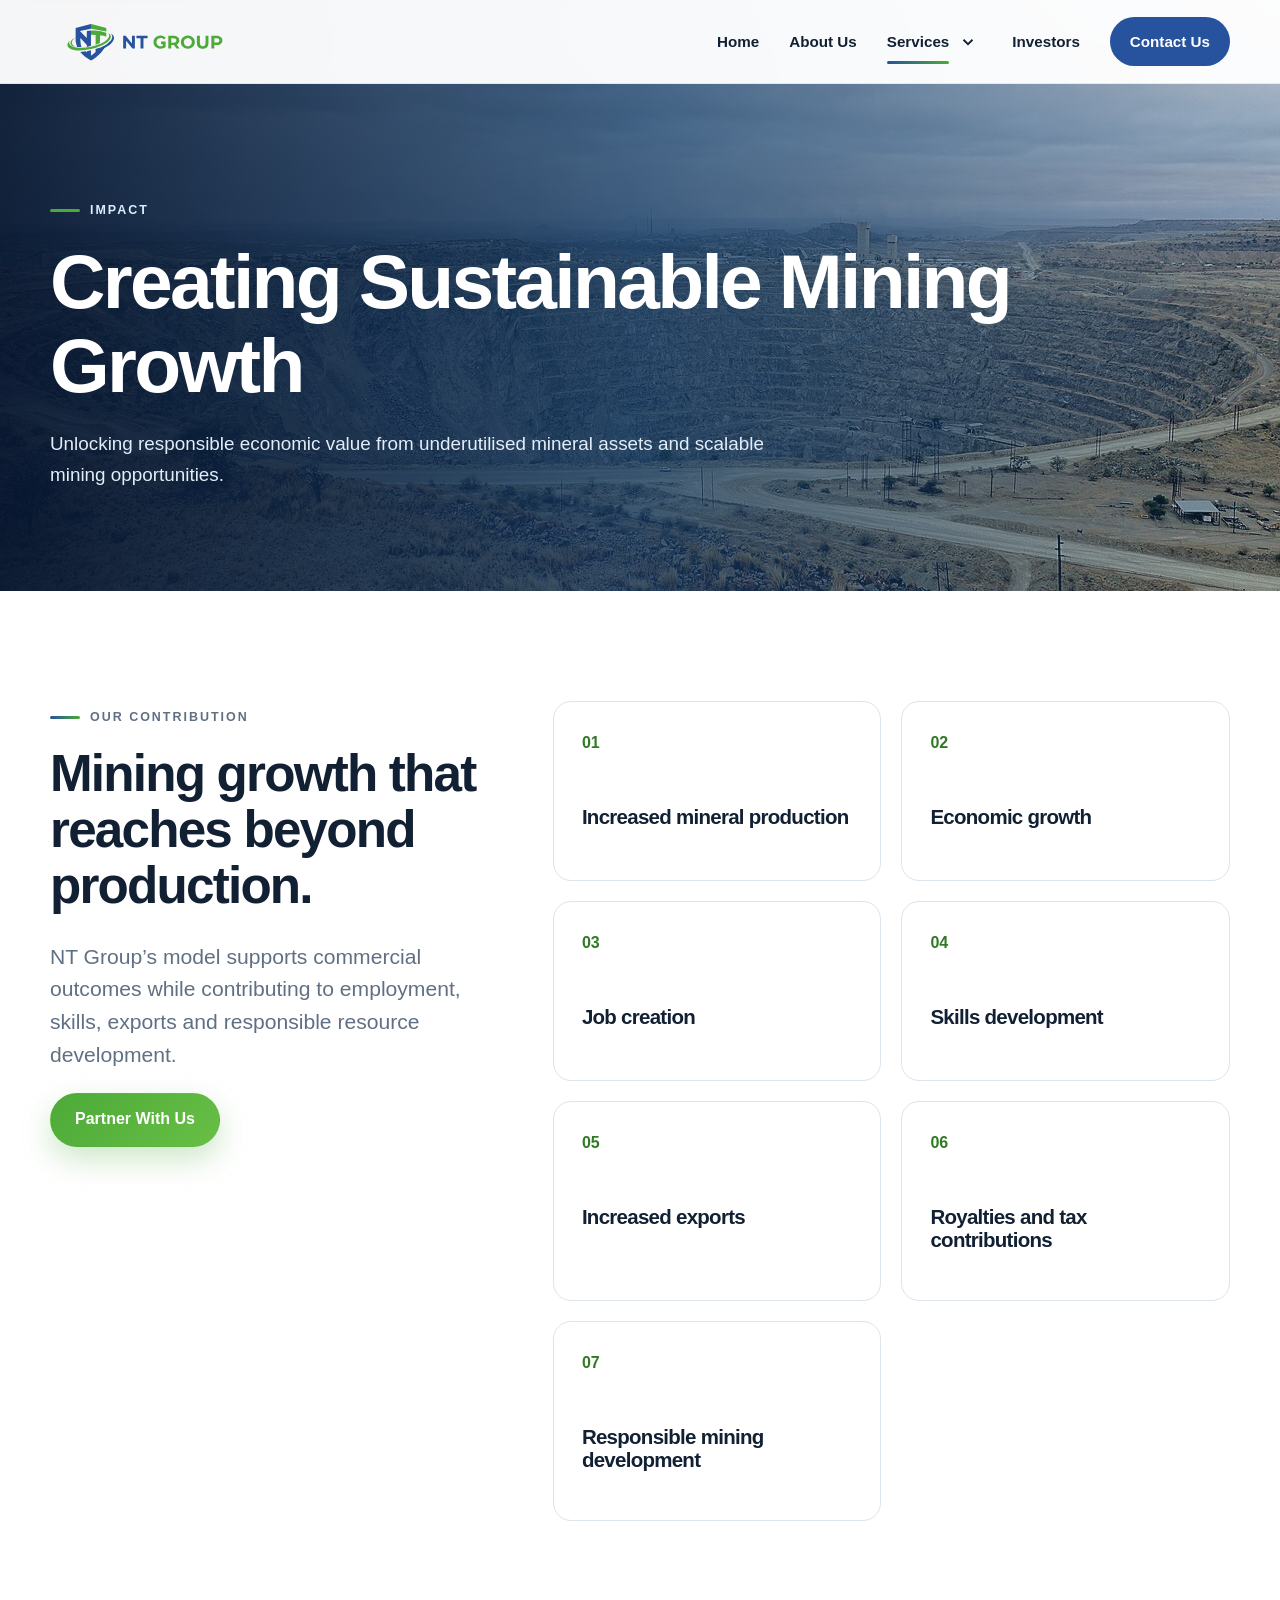
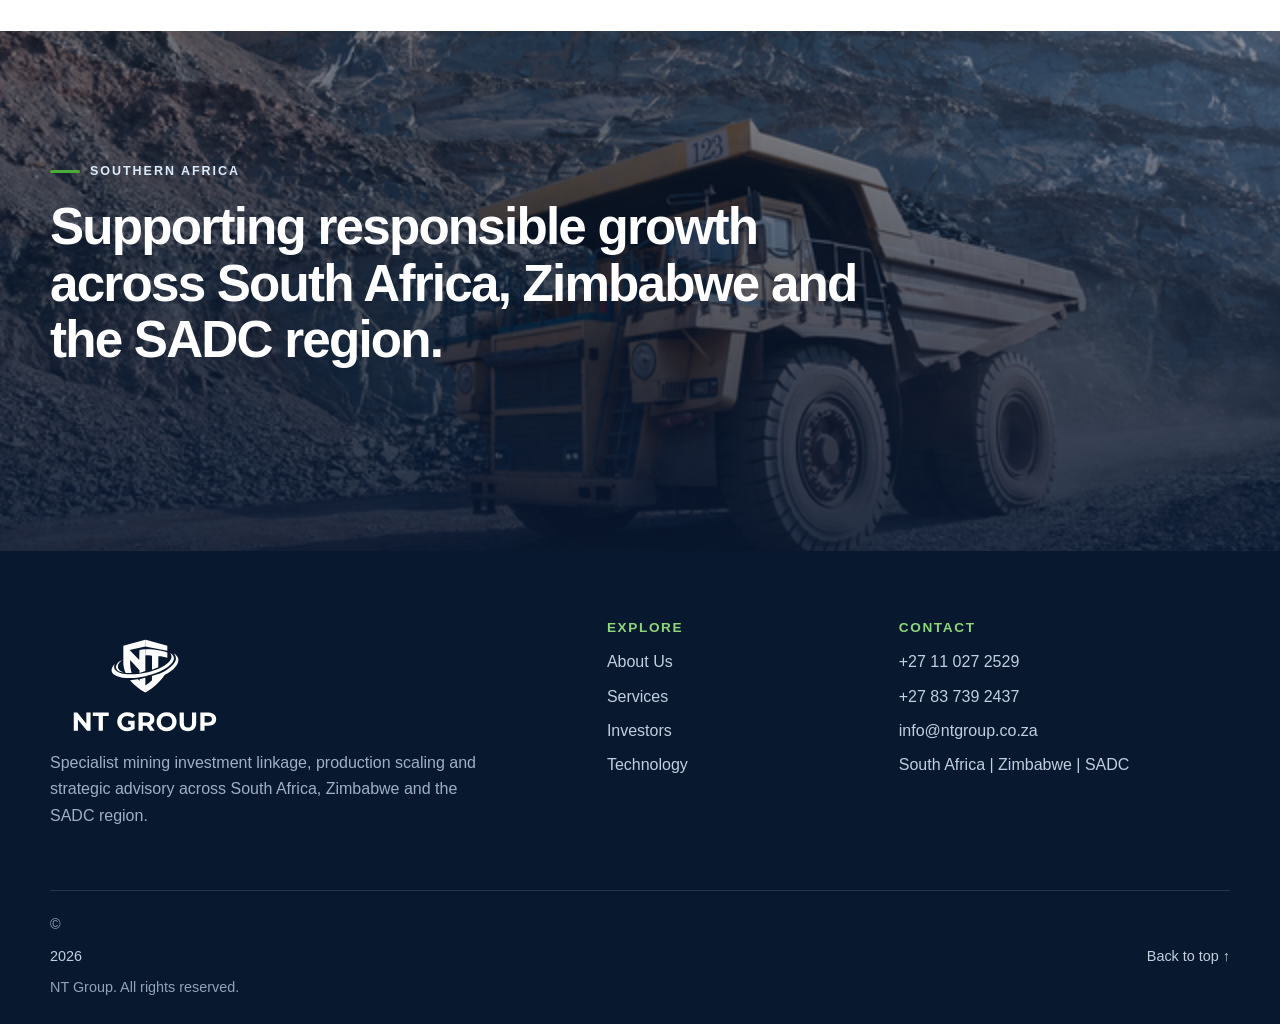
<file: impact.html>
<!DOCTYPE html>
<html lang="en">
<head>
  <meta charset="UTF-8">
  <meta name="viewport" content="width=device-width, initial-scale=1.0">
  <meta name="description" content="See how NT Group supports sustainable mining growth, jobs, exports and responsible development.">
  <meta name="theme-color" content="#26529e">
  <title>Impact | NT Group</title>
  <link rel="icon" href="assets/logo/favicon.svg" type="image/svg+xml">

  <link rel="stylesheet" href="css/styles.css">
  <script src="js/script.js" defer></script>
</head>
<body>
  <a class="skip-link" href="#main-content">Skip to main content</a>
  <header class="site-header" id="top">
    <div class="container nav-wrap">
      <a class="brand" href="index.html" aria-label="NT Group home">
        <img src="assets/logo/nt-group-logo-horizontal.svg" alt="NT Group">
      </a>
      <button class="menu-toggle" type="button" aria-expanded="false" aria-controls="primary-navigation">
        <span class="sr-only">Open navigation</span>
        <span></span><span></span><span></span>
      </button>
      <nav class="primary-nav" id="primary-navigation" aria-label="Primary navigation">
        <a href="index.html">Home</a>
            <a href="about.html">About Us</a>
            <div class="nav-dropdown is-active">
              <div class="nav-dropdown-trigger">
                <a href="services.html">Services</a>
                <button class="dropdown-toggle" type="button" aria-expanded="false" aria-label="Open Services menu">
                  <svg viewBox="0 0 20 20" aria-hidden="true"><path d="m5 7.5 5 5 5-5"/></svg>
                </button>
              </div>
              <div class="dropdown-menu">
                <a href="services.html">Services Overview</a>
                <a href="how-it-works.html">How It Works</a>
                <a href="technology.html">Technology</a>
                <a href="impact.html" class="is-active">Impact</a>
              </div>
            </div>
            <a href="investors.html">Investors</a>
            <a href="contact.html" class="nav-cta">Contact Us</a>
      </nav>
    </div>
  </header>
  <main id="main-content">
    <section class="page-hero page-hero-impact"><div class="container page-hero-content reveal is-visible"><p class="eyebrow light">Impact</p><h1>Creating Sustainable Mining Growth</h1><p>Unlocking responsible economic value from underutilised mineral assets and scalable mining opportunities.</p></div></section>
    <section class="section"><div class="container impact-layout"><div class="section-copy reveal"><p class="eyebrow">Our Contribution</p><h2>Mining growth that reaches beyond production.</h2><p class="lead">NT Group’s model supports commercial outcomes while contributing to employment, skills, exports and responsible resource development.</p><a class="btn btn-primary" href="contact.html">Partner With Us</a></div><div class="impact-grid"><article class="impact-card reveal"><span>01</span><h3>Increased mineral production</h3></article><article class="impact-card reveal"><span>02</span><h3>Economic growth</h3></article><article class="impact-card reveal"><span>03</span><h3>Job creation</h3></article><article class="impact-card reveal"><span>04</span><h3>Skills development</h3></article><article class="impact-card reveal"><span>05</span><h3>Increased exports</h3></article><article class="impact-card reveal"><span>06</span><h3>Royalties and tax contributions</h3></article><article class="impact-card reveal"><span>07</span><h3>Responsible mining development</h3></article></div></div></section>
    <section class="section image-banner"><div class="container image-banner-content reveal"><p class="eyebrow light">Southern Africa</p><h2>Supporting responsible growth across South Africa, Zimbabwe and the SADC region.</h2></div></section>
  </main>
  <footer class="site-footer">
    <div class="container footer-grid">
      <div class="footer-brand">
        <img src="assets/logo/nt-group-logo-stacked.svg" alt="NT Group">
        <p>Specialist mining investment linkage, production scaling and strategic advisory across South Africa, Zimbabwe and the SADC region.</p>
      </div>
      <div>
        <h3>Explore</h3>
        <a href="about.html">About Us</a>
        <a href="services.html">Services</a>
        <a href="investors.html">Investors</a>
        <a href="technology.html">Technology</a>
      </div>
      <div>
        <h3>Contact</h3>
        <a href="tel:+27110272529">+27 11 027 2529</a>
        <a href="tel:+27837392437">+27 83 739 2437</a>
        <a href="mailto:info@ntgroup.co.za">info@ntgroup.co.za</a>
        <span>South Africa | Zimbabwe | SADC</span>
      </div>
    </div>
    <div class="container footer-bottom">
      <p>&copy; <span id="current-year"></span> NT Group. All rights reserved.</p>
      <a href="#top">Back to top ↑</a>
    </div>
  </footer>
</body>
</html>
</file>
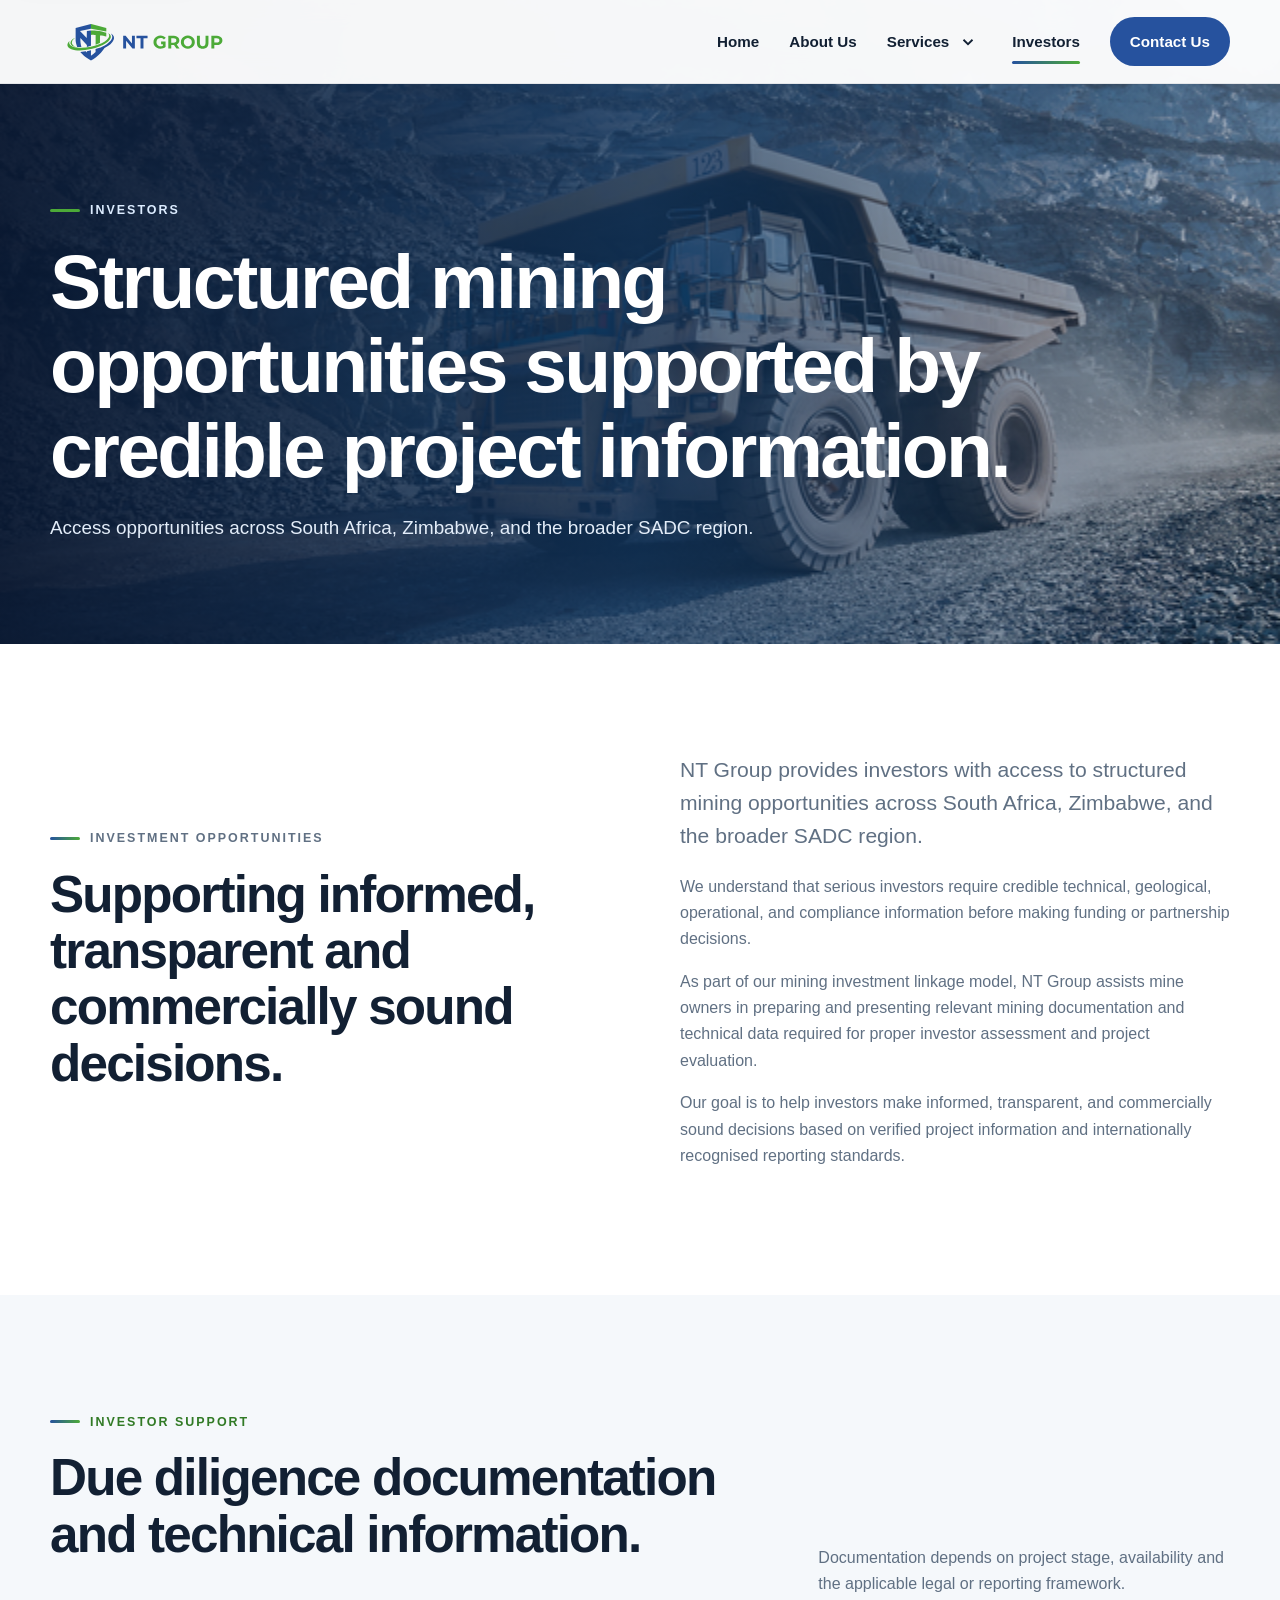
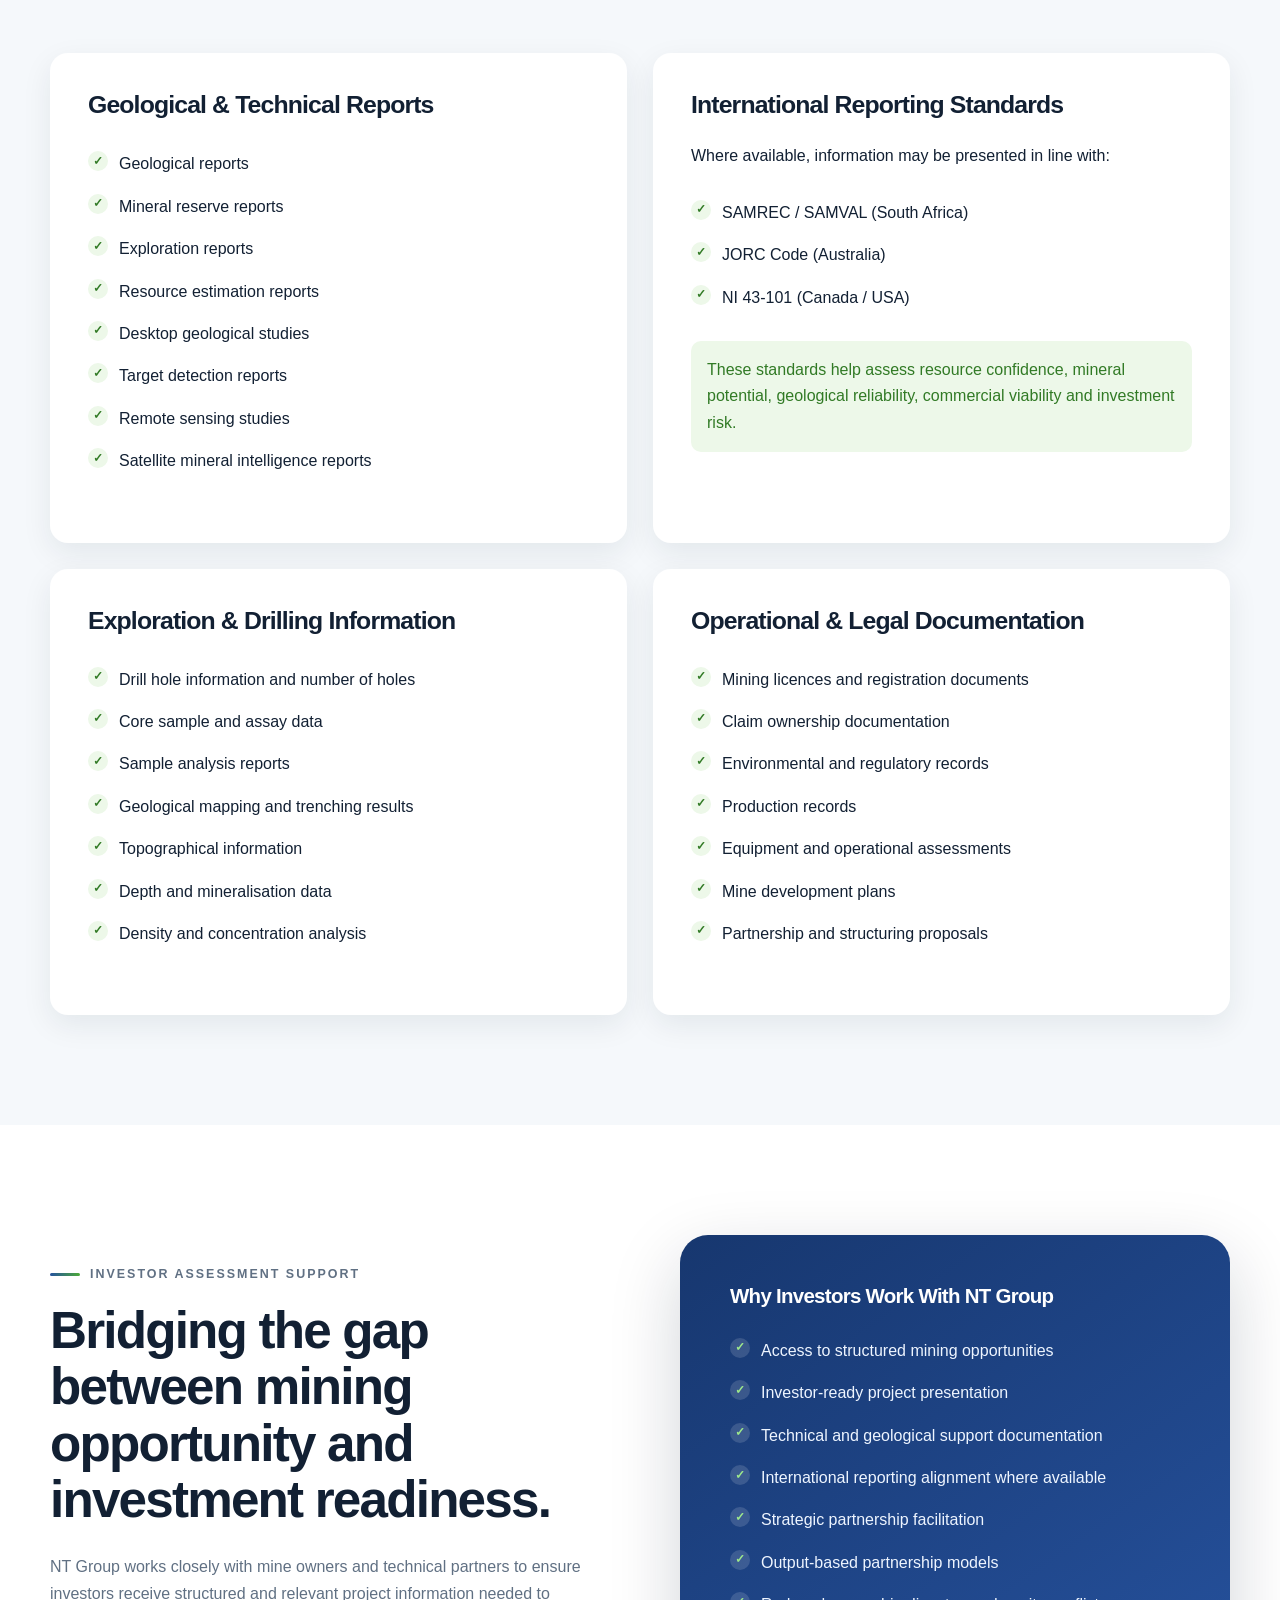
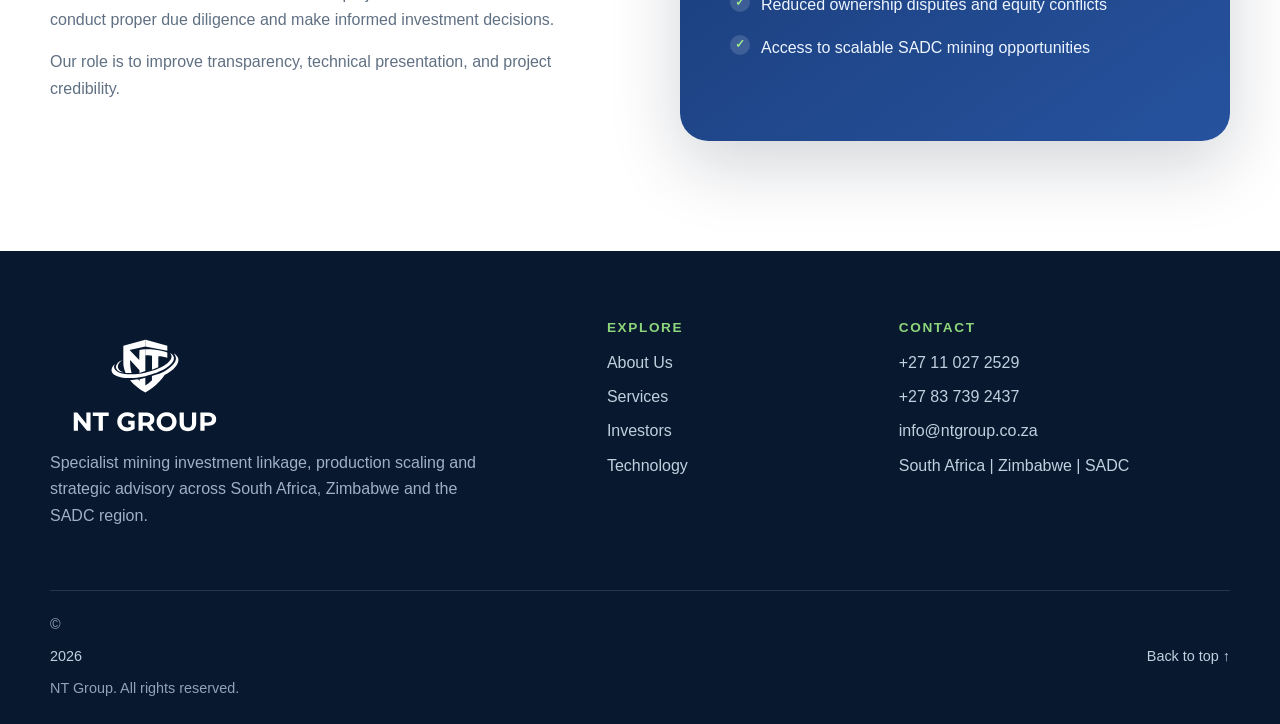
<file: investors.html>
<!DOCTYPE html>
<html lang="en">
<head>
  <meta charset="UTF-8">
  <meta name="viewport" content="width=device-width, initial-scale=1.0">
  <meta name="description" content="Explore NT Group investor support, due diligence information and structured mining opportunities.">
  <meta name="theme-color" content="#26529e">
  <title>Investors | NT Group</title>
  <link rel="icon" href="assets/logo/favicon.svg" type="image/svg+xml">

  <link rel="stylesheet" href="css/styles.css">
  <script src="js/script.js" defer></script>
</head>
<body>
  <a class="skip-link" href="#main-content">Skip to main content</a>
  <header class="site-header" id="top">
    <div class="container nav-wrap">
      <a class="brand" href="index.html" aria-label="NT Group home">
        <img src="assets/logo/nt-group-logo-horizontal.svg" alt="NT Group">
      </a>
      <button class="menu-toggle" type="button" aria-expanded="false" aria-controls="primary-navigation">
        <span class="sr-only">Open navigation</span>
        <span></span><span></span><span></span>
      </button>
      <nav class="primary-nav" id="primary-navigation" aria-label="Primary navigation">
        <a href="index.html">Home</a>
            <a href="about.html">About Us</a>
            <div class="nav-dropdown">
              <div class="nav-dropdown-trigger">
                <a href="services.html">Services</a>
                <button class="dropdown-toggle" type="button" aria-expanded="false" aria-label="Open Services menu">
                  <svg viewBox="0 0 20 20" aria-hidden="true"><path d="m5 7.5 5 5 5-5"/></svg>
                </button>
              </div>
              <div class="dropdown-menu">
                <a href="services.html">Services Overview</a>
                <a href="how-it-works.html">How It Works</a>
                <a href="technology.html">Technology</a>
                <a href="impact.html">Impact</a>
              </div>
            </div>
            <a href="investors.html" class="is-active" aria-current="page">Investors</a>
            <a href="contact.html" class="nav-cta">Contact Us</a>
      </nav>
    </div>
  </header>
  <main id="main-content">
    <section class="page-hero page-hero-investors"><div class="container page-hero-content reveal is-visible"><p class="eyebrow light">Investors</p><h1>Structured mining opportunities supported by credible project information.</h1><p>Access opportunities across South Africa, Zimbabwe, and the broader SADC region.</p></div></section>

    <section class="section"><div class="container split-grid"><div class="section-copy reveal"><p class="eyebrow">Investment Opportunities</p><h2>Supporting informed, transparent and commercially sound decisions.</h2></div><div class="section-copy reveal"><p class="lead">NT Group provides investors with access to structured mining opportunities across South Africa, Zimbabwe, and the broader SADC region.</p><p>We understand that serious investors require credible technical, geological, operational, and compliance information before making funding or partnership decisions.</p><p>As part of our mining investment linkage model, NT Group assists mine owners in preparing and presenting relevant mining documentation and technical data required for proper investor assessment and project evaluation.</p><p>Our goal is to help investors make informed, transparent, and commercially sound decisions based on verified project information and internationally recognised reporting standards.</p></div></div></section>

    <section class="section surface-section"><div class="container"><div class="section-heading reveal"><div><p class="eyebrow">Investor Support</p><h2>Due diligence documentation and technical information.</h2></div><p>Documentation depends on project stage, availability and the applicable legal or reporting framework.</p></div>
      <div class="document-grid">
        <article class="document-card reveal"><h3>Geological & Technical Reports</h3><ul class="check-list"><li>Geological reports</li><li>Mineral reserve reports</li><li>Exploration reports</li><li>Resource estimation reports</li><li>Desktop geological studies</li><li>Target detection reports</li><li>Remote sensing studies</li><li>Satellite mineral intelligence reports</li></ul></article>
        <article class="document-card reveal"><h3>International Reporting Standards</h3><p>Where available, information may be presented in line with:</p><ul class="check-list"><li>SAMREC / SAMVAL (South Africa)</li><li>JORC Code (Australia)</li><li>NI 43-101 (Canada / USA)</li></ul><p class="small-note">These standards help assess resource confidence, mineral potential, geological reliability, commercial viability and investment risk.</p></article>
        <article class="document-card reveal"><h3>Exploration & Drilling Information</h3><ul class="check-list"><li>Drill hole information and number of holes</li><li>Core sample and assay data</li><li>Sample analysis reports</li><li>Geological mapping and trenching results</li><li>Topographical information</li><li>Depth and mineralisation data</li><li>Density and concentration analysis</li></ul></article>
        <article class="document-card reveal"><h3>Operational & Legal Documentation</h3><ul class="check-list"><li>Mining licences and registration documents</li><li>Claim ownership documentation</li><li>Environmental and regulatory records</li><li>Production records</li><li>Equipment and operational assessments</li><li>Mine development plans</li><li>Partnership and structuring proposals</li></ul></article>
      </div>
    </div></section>

    <section class="section"><div class="container split-grid"><div class="section-copy reveal"><p class="eyebrow">Investor Assessment Support</p><h2>Bridging the gap between mining opportunity and investment readiness.</h2><p>NT Group works closely with mine owners and technical partners to ensure investors receive structured and relevant project information needed to conduct proper due diligence and make informed investment decisions.</p><p>Our role is to improve transparency, technical presentation, and project credibility.</p></div><div class="highlight-card reveal"><h3>Why Investors Work With NT Group</h3><ul class="check-list light-list"><li>Access to structured mining opportunities</li><li>Investor-ready project presentation</li><li>Technical and geological support documentation</li><li>International reporting alignment where available</li><li>Strategic partnership facilitation</li><li>Output-based partnership models</li><li>Reduced ownership disputes and equity conflicts</li><li>Access to scalable SADC mining opportunities</li></ul></div></div></section>
  </main>
  <footer class="site-footer">
    <div class="container footer-grid">
      <div class="footer-brand">
        <img src="assets/logo/nt-group-logo-stacked.svg" alt="NT Group">
        <p>Specialist mining investment linkage, production scaling and strategic advisory across South Africa, Zimbabwe and the SADC region.</p>
      </div>
      <div>
        <h3>Explore</h3>
        <a href="about.html">About Us</a>
        <a href="services.html">Services</a>
        <a href="investors.html">Investors</a>
        <a href="technology.html">Technology</a>
      </div>
      <div>
        <h3>Contact</h3>
        <a href="tel:+27110272529">+27 11 027 2529</a>
        <a href="tel:+27837392437">+27 83 739 2437</a>
        <a href="mailto:info@ntgroup.co.za">info@ntgroup.co.za</a>
        <span>South Africa | Zimbabwe | SADC</span>
      </div>
    </div>
    <div class="container footer-bottom">
      <p>&copy; <span id="current-year"></span> NT Group. All rights reserved.</p>
      <a href="#top">Back to top ↑</a>
    </div>
  </footer>
</body>
</html>
</file>
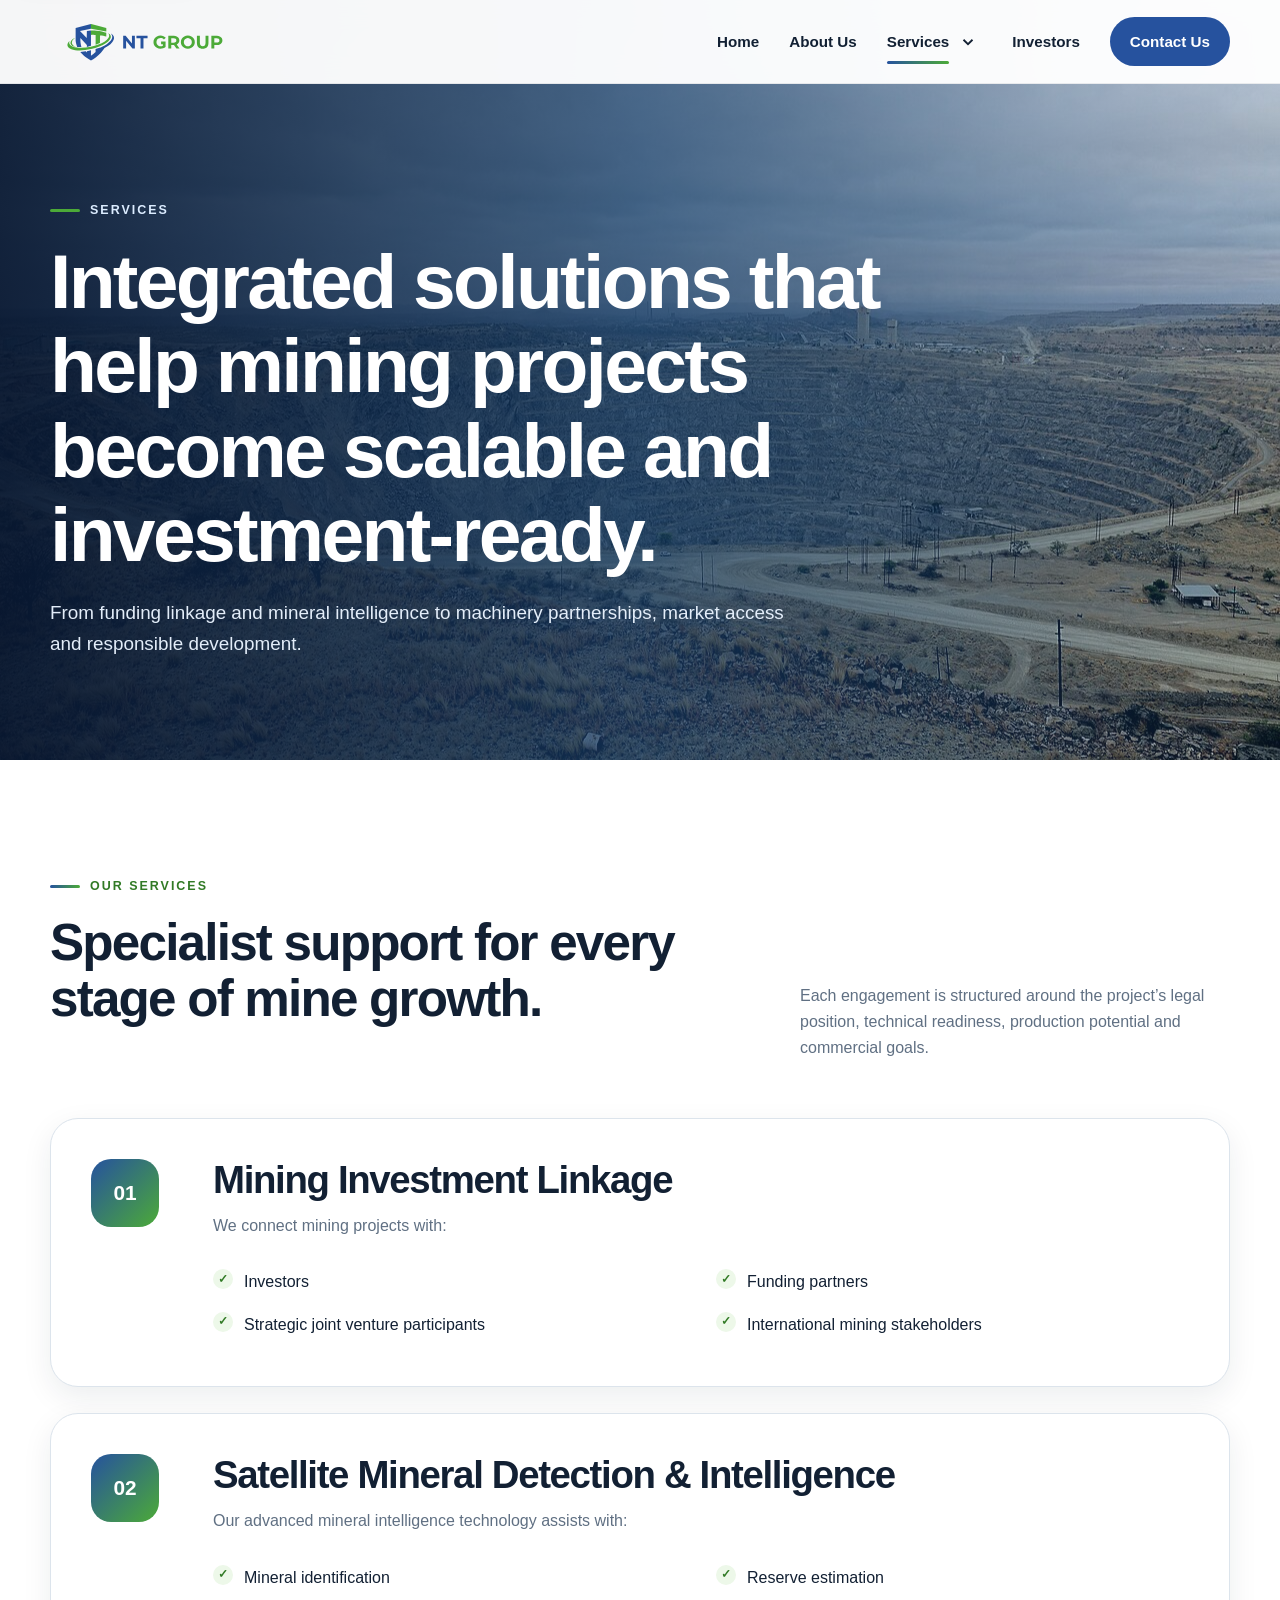
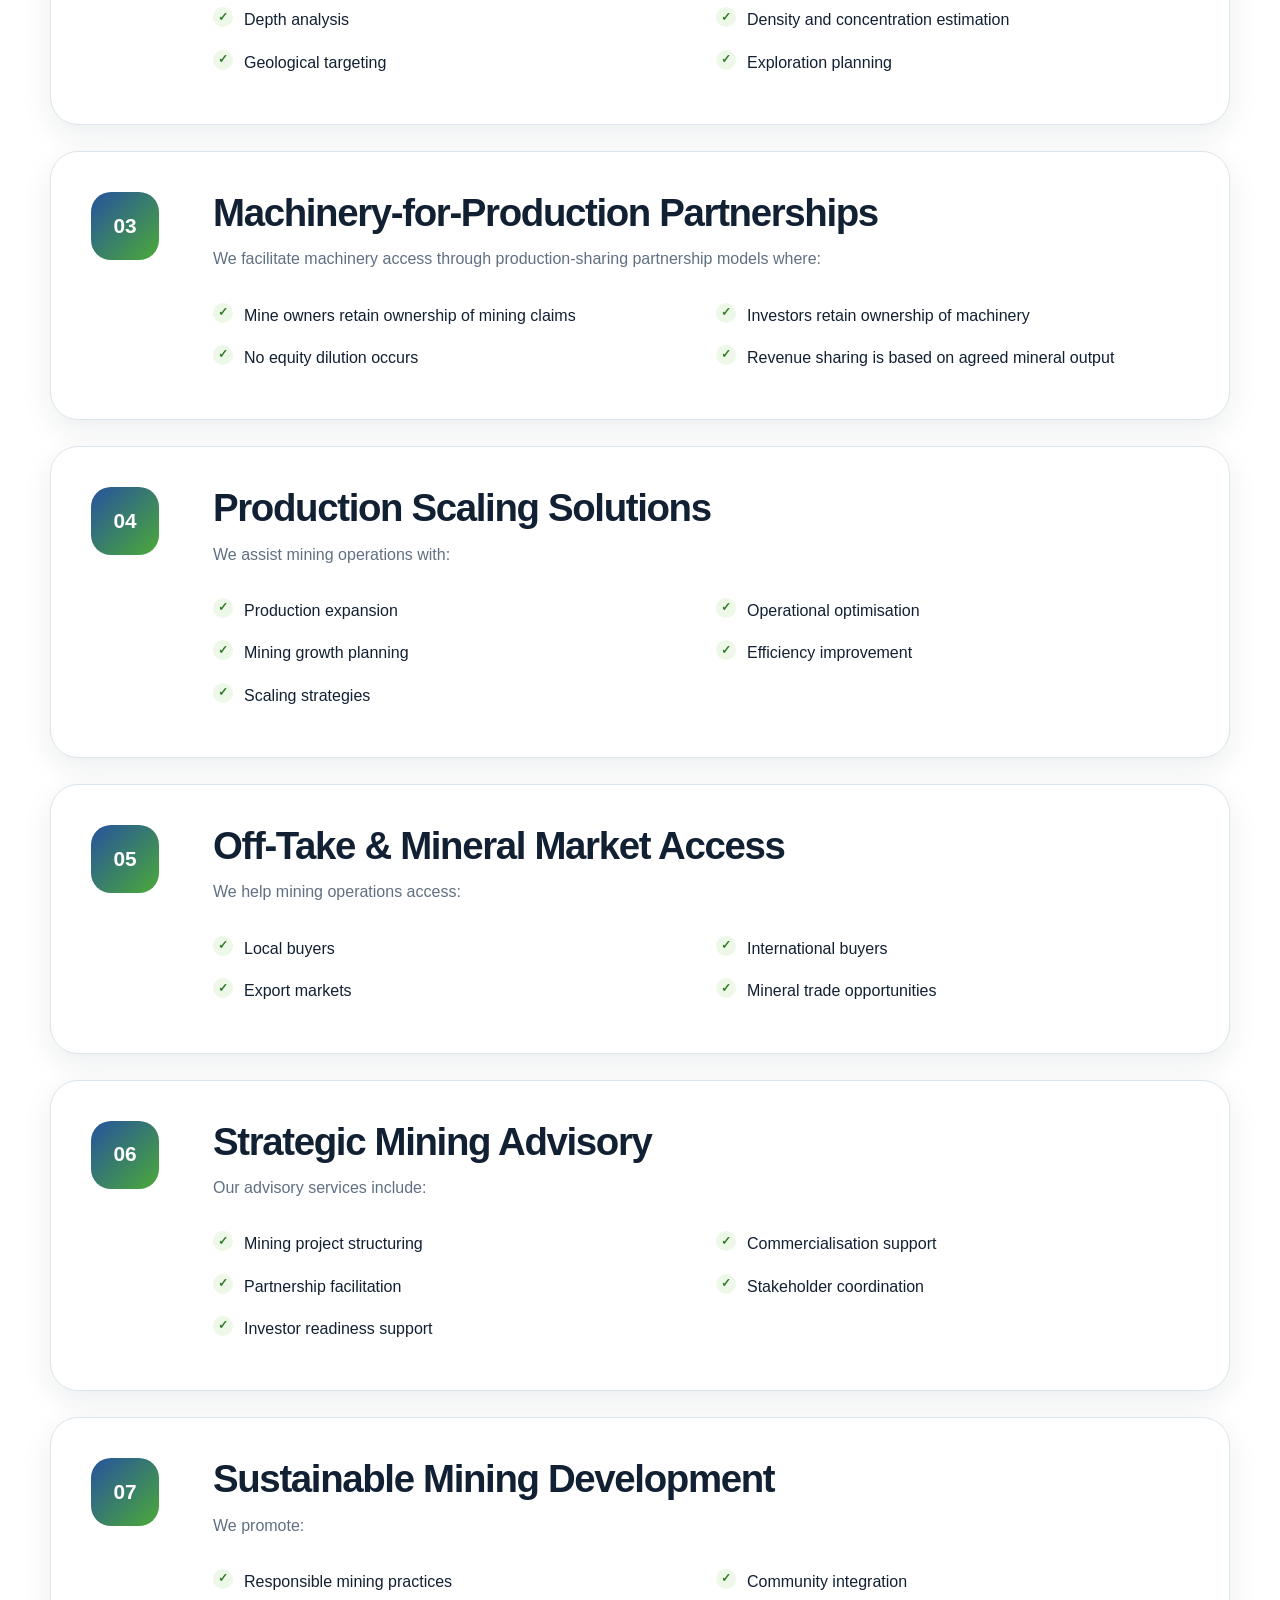
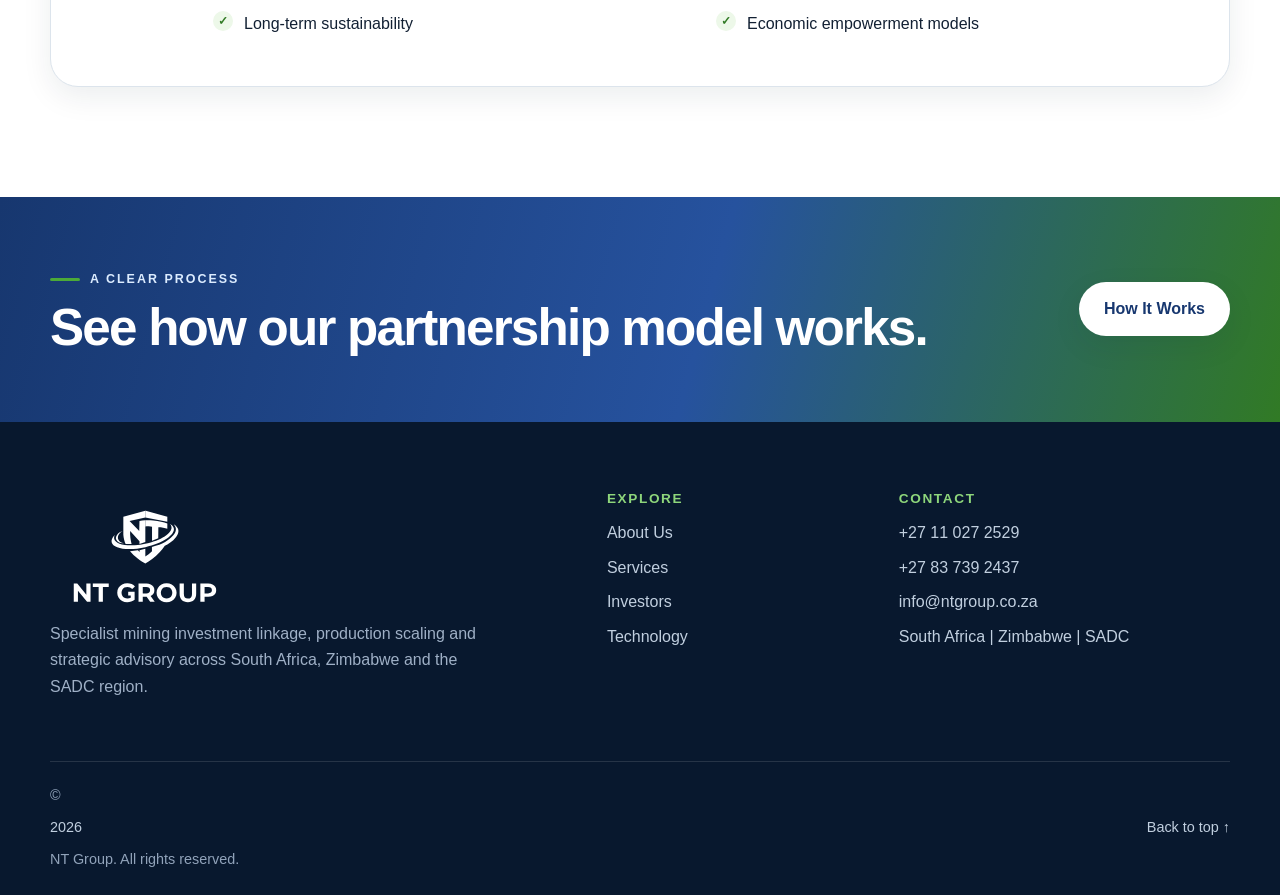
<file: services.html>
<!DOCTYPE html>
<html lang="en">
<head>
  <meta charset="UTF-8">
  <meta name="viewport" content="width=device-width, initial-scale=1.0">
  <meta name="description" content="Explore NT Group mining investment, mineral intelligence, machinery, scaling, market access and advisory services.">
  <meta name="theme-color" content="#26529e">
  <title>Services | NT Group</title>
  <link rel="icon" href="assets/logo/favicon.svg" type="image/svg+xml">

  <link rel="stylesheet" href="css/styles.css">
  <script src="js/script.js" defer></script>
</head>
<body>
  <a class="skip-link" href="#main-content">Skip to main content</a>
  <header class="site-header" id="top">
    <div class="container nav-wrap">
      <a class="brand" href="index.html" aria-label="NT Group home">
        <img src="assets/logo/nt-group-logo-horizontal.svg" alt="NT Group">
      </a>
      <button class="menu-toggle" type="button" aria-expanded="false" aria-controls="primary-navigation">
        <span class="sr-only">Open navigation</span>
        <span></span><span></span><span></span>
      </button>
      <nav class="primary-nav" id="primary-navigation" aria-label="Primary navigation">
        <a href="index.html">Home</a>
            <a href="about.html">About Us</a>
            <div class="nav-dropdown is-active">
              <div class="nav-dropdown-trigger">
                <a href="services.html" class="is-active" aria-current="page">Services</a>
                <button class="dropdown-toggle" type="button" aria-expanded="false" aria-label="Open Services menu">
                  <svg viewBox="0 0 20 20" aria-hidden="true"><path d="m5 7.5 5 5 5-5"/></svg>
                </button>
              </div>
              <div class="dropdown-menu">
                <a href="services.html" class="is-active">Services Overview</a>
                <a href="how-it-works.html">How It Works</a>
                <a href="technology.html">Technology</a>
                <a href="impact.html">Impact</a>
              </div>
            </div>
            <a href="investors.html">Investors</a>
            <a href="contact.html" class="nav-cta">Contact Us</a>
      </nav>
    </div>
  </header>
  <main id="main-content">
    <section class="page-hero page-hero-services">
      <div class="container page-hero-content reveal is-visible"><p class="eyebrow light">Services</p><h1>Integrated solutions that help mining projects become scalable and investment-ready.</h1><p>From funding linkage and mineral intelligence to machinery partnerships, market access and responsible development.</p></div>
    </section>
    <section class="section">
      <div class="container">
        <div class="section-heading reveal"><div><p class="eyebrow">Our Services</p><h2>Specialist support for every stage of mine growth.</h2></div><p>Each engagement is structured around the project’s legal position, technical readiness, production potential and commercial goals.</p></div>
        <div class="detailed-services">
        <article class="detailed-service reveal">
          <div class="service-number">01</div>
          <div><h2>Mining Investment Linkage</h2><p>We connect mining projects with:</p><ul class="check-list"><li>Investors</li><li>Funding partners</li><li>Strategic joint venture participants</li><li>International mining stakeholders</li></ul></div>
        </article>
        <article class="detailed-service reveal">
          <div class="service-number">02</div>
          <div><h2>Satellite Mineral Detection & Intelligence</h2><p>Our advanced mineral intelligence technology assists with:</p><ul class="check-list"><li>Mineral identification</li><li>Reserve estimation</li><li>Depth analysis</li><li>Density and concentration estimation</li><li>Geological targeting</li><li>Exploration planning</li></ul></div>
        </article>
        <article class="detailed-service reveal">
          <div class="service-number">03</div>
          <div><h2>Machinery-for-Production Partnerships</h2><p>We facilitate machinery access through production-sharing partnership models where:</p><ul class="check-list"><li>Mine owners retain ownership of mining claims</li><li>Investors retain ownership of machinery</li><li>No equity dilution occurs</li><li>Revenue sharing is based on agreed mineral output</li></ul></div>
        </article>
        <article class="detailed-service reveal">
          <div class="service-number">04</div>
          <div><h2>Production Scaling Solutions</h2><p>We assist mining operations with:</p><ul class="check-list"><li>Production expansion</li><li>Operational optimisation</li><li>Mining growth planning</li><li>Efficiency improvement</li><li>Scaling strategies</li></ul></div>
        </article>
        <article class="detailed-service reveal">
          <div class="service-number">05</div>
          <div><h2>Off-Take & Mineral Market Access</h2><p>We help mining operations access:</p><ul class="check-list"><li>Local buyers</li><li>International buyers</li><li>Export markets</li><li>Mineral trade opportunities</li></ul></div>
        </article>
        <article class="detailed-service reveal">
          <div class="service-number">06</div>
          <div><h2>Strategic Mining Advisory</h2><p>Our advisory services include:</p><ul class="check-list"><li>Mining project structuring</li><li>Commercialisation support</li><li>Partnership facilitation</li><li>Stakeholder coordination</li><li>Investor readiness support</li></ul></div>
        </article>
        <article class="detailed-service reveal">
          <div class="service-number">07</div>
          <div><h2>Sustainable Mining Development</h2><p>We promote:</p><ul class="check-list"><li>Responsible mining practices</li><li>Community integration</li><li>Long-term sustainability</li><li>Economic empowerment models</li></ul></div>
        </article>
        </div>
      </div>
    </section>
    <section class="cta-band"><div class="container cta-band-inner reveal"><div><p class="eyebrow light">A clear process</p><h2>See how our partnership model works.</h2></div><a class="btn btn-white" href="how-it-works.html">How It Works</a></div></section>
  </main>
  <footer class="site-footer">
    <div class="container footer-grid">
      <div class="footer-brand">
        <img src="assets/logo/nt-group-logo-stacked.svg" alt="NT Group">
        <p>Specialist mining investment linkage, production scaling and strategic advisory across South Africa, Zimbabwe and the SADC region.</p>
      </div>
      <div>
        <h3>Explore</h3>
        <a href="about.html">About Us</a>
        <a href="services.html">Services</a>
        <a href="investors.html">Investors</a>
        <a href="technology.html">Technology</a>
      </div>
      <div>
        <h3>Contact</h3>
        <a href="tel:+27110272529">+27 11 027 2529</a>
        <a href="tel:+27837392437">+27 83 739 2437</a>
        <a href="mailto:info@ntgroup.co.za">info@ntgroup.co.za</a>
        <span>South Africa | Zimbabwe | SADC</span>
      </div>
    </div>
    <div class="container footer-bottom">
      <p>&copy; <span id="current-year"></span> NT Group. All rights reserved.</p>
      <a href="#top">Back to top ↑</a>
    </div>
  </footer>
</body>
</html>
</file>
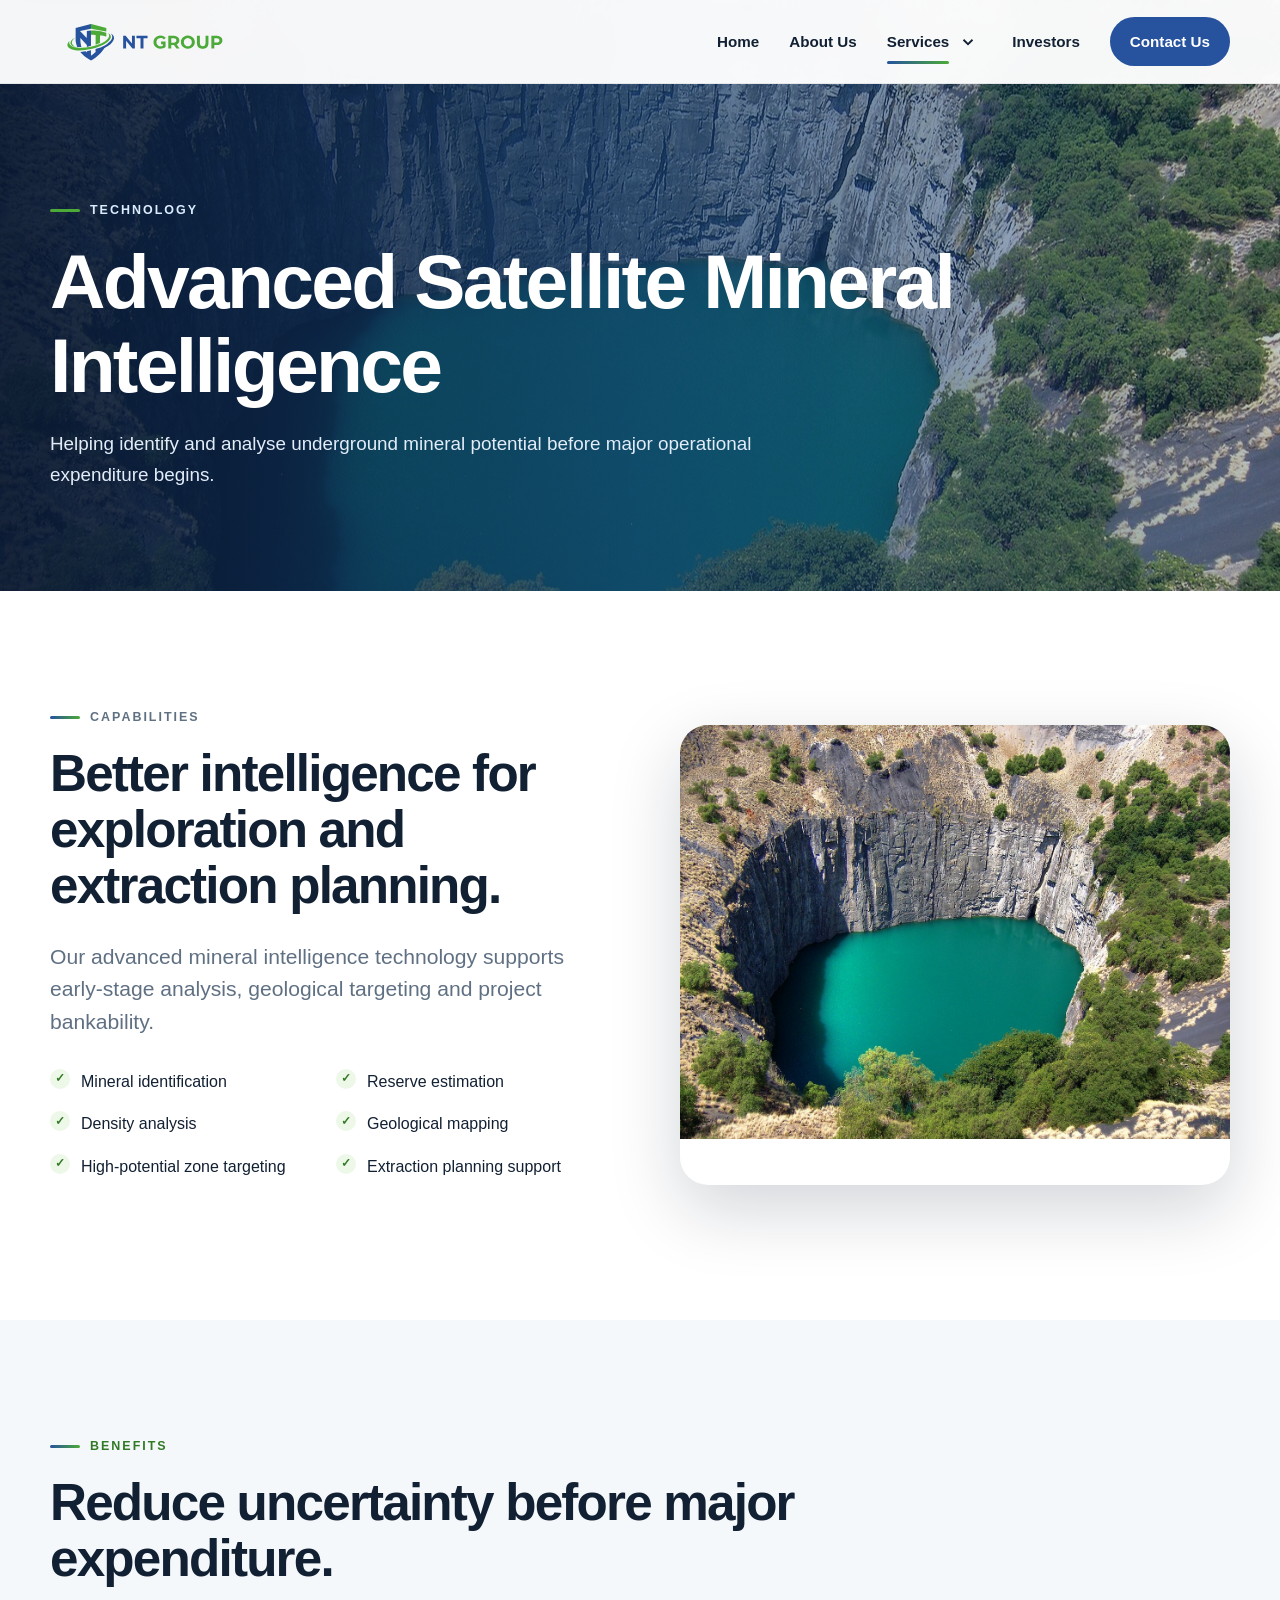
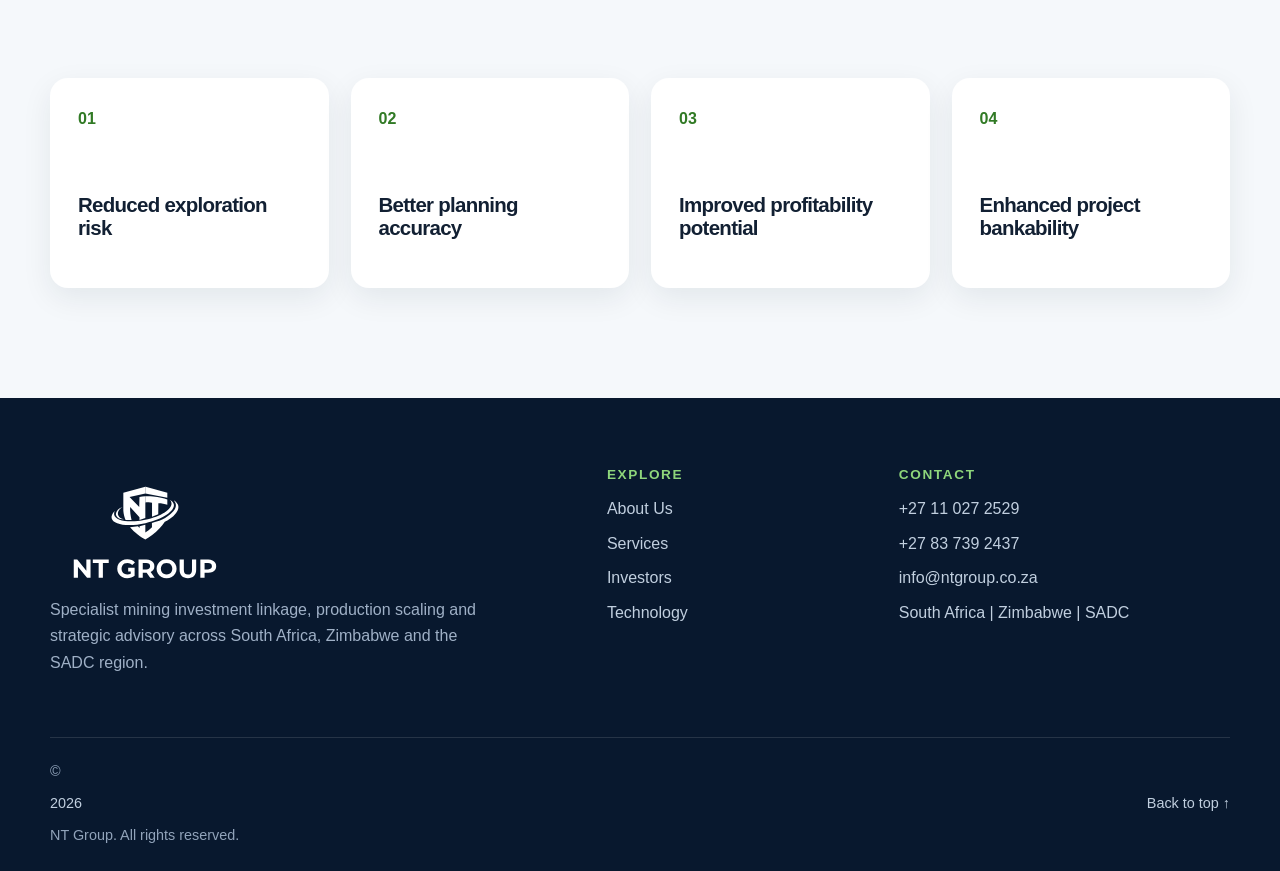
<file: technology.html>
<!DOCTYPE html>
<html lang="en">
<head>
  <meta charset="UTF-8">
  <meta name="viewport" content="width=device-width, initial-scale=1.0">
  <meta name="description" content="Discover NT Group satellite mineral intelligence capabilities and benefits.">
  <meta name="theme-color" content="#26529e">
  <title>Technology | NT Group</title>
  <link rel="icon" href="assets/logo/favicon.svg" type="image/svg+xml">

  <link rel="stylesheet" href="css/styles.css">
  <script src="js/script.js" defer></script>
</head>
<body>
  <a class="skip-link" href="#main-content">Skip to main content</a>
  <header class="site-header" id="top">
    <div class="container nav-wrap">
      <a class="brand" href="index.html" aria-label="NT Group home">
        <img src="assets/logo/nt-group-logo-horizontal.svg" alt="NT Group">
      </a>
      <button class="menu-toggle" type="button" aria-expanded="false" aria-controls="primary-navigation">
        <span class="sr-only">Open navigation</span>
        <span></span><span></span><span></span>
      </button>
      <nav class="primary-nav" id="primary-navigation" aria-label="Primary navigation">
        <a href="index.html">Home</a>
            <a href="about.html">About Us</a>
            <div class="nav-dropdown is-active">
              <div class="nav-dropdown-trigger">
                <a href="services.html">Services</a>
                <button class="dropdown-toggle" type="button" aria-expanded="false" aria-label="Open Services menu">
                  <svg viewBox="0 0 20 20" aria-hidden="true"><path d="m5 7.5 5 5 5-5"/></svg>
                </button>
              </div>
              <div class="dropdown-menu">
                <a href="services.html">Services Overview</a>
                <a href="how-it-works.html">How It Works</a>
                <a href="technology.html" class="is-active">Technology</a>
                <a href="impact.html">Impact</a>
              </div>
            </div>
            <a href="investors.html">Investors</a>
            <a href="contact.html" class="nav-cta">Contact Us</a>
      </nav>
    </div>
  </header>
  <main id="main-content">
    <section class="page-hero page-hero-technology"><div class="container page-hero-content reveal is-visible"><p class="eyebrow light">Technology</p><h1>Advanced Satellite Mineral Intelligence</h1><p>Helping identify and analyse underground mineral potential before major operational expenditure begins.</p></div></section>
    <section class="section"><div class="container split-grid"><div class="section-copy reveal"><p class="eyebrow">Capabilities</p><h2>Better intelligence for exploration and extraction planning.</h2><p class="lead">Our advanced mineral intelligence technology supports early-stage analysis, geological targeting and project bankability.</p><ul class="check-list two-column-list"><li>Mineral identification</li><li>Reserve estimation</li><li>Density analysis</li><li>Geological mapping</li><li>High-potential zone targeting</li><li>Extraction planning support</li></ul></div><figure class="feature-image reveal"><img src="assets/images/kimberley-big-hole.jpg" alt="Historic mining excavation in Kimberley" loading="lazy"></figure></div></section>
    <section class="section surface-section"><div class="container"><div class="section-heading reveal"><div><p class="eyebrow">Benefits</p><h2>Reduce uncertainty before major expenditure.</h2></div></div><div class="benefit-grid"><article class="benefit-card reveal"><span>01</span><h3>Reduced exploration risk</h3></article><article class="benefit-card reveal"><span>02</span><h3>Better planning accuracy</h3></article><article class="benefit-card reveal"><span>03</span><h3>Improved profitability potential</h3></article><article class="benefit-card reveal"><span>04</span><h3>Enhanced project bankability</h3></article></div></div></section>
  </main>
  <footer class="site-footer">
    <div class="container footer-grid">
      <div class="footer-brand">
        <img src="assets/logo/nt-group-logo-stacked.svg" alt="NT Group">
        <p>Specialist mining investment linkage, production scaling and strategic advisory across South Africa, Zimbabwe and the SADC region.</p>
      </div>
      <div>
        <h3>Explore</h3>
        <a href="about.html">About Us</a>
        <a href="services.html">Services</a>
        <a href="investors.html">Investors</a>
        <a href="technology.html">Technology</a>
      </div>
      <div>
        <h3>Contact</h3>
        <a href="tel:+27110272529">+27 11 027 2529</a>
        <a href="tel:+27837392437">+27 83 739 2437</a>
        <a href="mailto:info@ntgroup.co.za">info@ntgroup.co.za</a>
        <span>South Africa | Zimbabwe | SADC</span>
      </div>
    </div>
    <div class="container footer-bottom">
      <p>&copy; <span id="current-year"></span> NT Group. All rights reserved.</p>
      <a href="#top">Back to top ↑</a>
    </div>
  </footer>
</body>
</html>
</file>
<file: css/styles.css>
:root {
  --blue: #26529e;
  --blue-dark: #17376f;
  --blue-deep: #0b1d39;
  --blue-soft: #eaf0fb;
  --green: #4caa38;
  --green-dark: #317a25;
  --green-soft: #edf8e9;
  --ink: #122033;
  --muted: #607083;
  --line: #dce4ec;
  --paper: #ffffff;
  --surface: #f5f8fb;
  --shadow-sm: 0 10px 30px rgba(18,32,51,.08);
  --shadow-lg: 0 24px 70px rgba(8,22,44,.18);
  --radius-sm: 10px;
  --radius-md: 18px;
  --radius-lg: 28px;
  --container: 1180px;
  --header-height: 84px;
}
*{box-sizing:border-box}
html{scroll-behavior:smooth;scroll-padding-top:calc(var(--header-height) + 18px)}
body{margin:0;color:var(--ink);background:var(--paper);font-family:Inter,Aptos,"Segoe UI",Roboto,Helvetica,Arial,sans-serif;font-size:16px;line-height:1.65;text-rendering:optimizeLegibility;-webkit-font-smoothing:antialiased}
body.menu-open{overflow:hidden}
img,svg{display:block;max-width:100%}
button,input,select,textarea{font:inherit} button,a{-webkit-tap-highlight-color:transparent} a{color:inherit;text-decoration:none}
p,h1,h2,h3{margin-top:0} h1,h2,h3{line-height:1.1;letter-spacing:-.035em} h1{font-size:clamp(3rem,6vw,6rem)} h2{font-size:clamp(2.15rem,4vw,3.75rem)} h3{font-size:1.28rem}.container{width:min(calc(100% - 40px),var(--container));margin-inline:auto}.section{padding:110px 0}.surface-section{background:var(--surface)}
.sr-only{position:absolute;width:1px;height:1px;padding:0;margin:-1px;overflow:hidden;clip:rect(0,0,0,0);white-space:nowrap;border:0}.skip-link{position:fixed;left:16px;top:-80px;z-index:9999;background:#fff;color:var(--blue-dark);padding:12px 18px;border-radius:8px;box-shadow:var(--shadow-sm);transition:top .2s}.skip-link:focus{top:16px}
.eyebrow{display:inline-flex;align-items:center;gap:10px;margin-bottom:18px;color:var(--green-dark);font-size:.78rem;font-weight:800;letter-spacing:.16em;text-transform:uppercase}.eyebrow:before{content:"";width:30px;height:3px;border-radius:99px;background:linear-gradient(90deg,var(--blue),var(--green))}.eyebrow.light{color:#dcecff}.eyebrow.light:before{background:var(--green)}.lead{color:#2b3b4f;font-size:clamp(1.08rem,1.8vw,1.32rem);line-height:1.55}.text-link{display:inline-flex;align-items:center;gap:8px;color:var(--blue);font-weight:800;margin-top:14px}.text-link span{transition:transform .2s}.text-link:hover span{transform:translateX(4px)}.light-link{color:#fff}
.btn{display:inline-flex;align-items:center;justify-content:center;min-height:54px;padding:0 24px;border:1px solid transparent;border-radius:999px;font-weight:800;transition:transform .2s,box-shadow .2s,background .2s,border-color .2s;cursor:pointer}.btn:hover{transform:translateY(-2px)}.btn:focus-visible{outline:3px solid rgba(76,170,56,.35);outline-offset:3px}.btn-primary{color:#fff;background:linear-gradient(135deg,var(--green),#68bf45);box-shadow:0 12px 30px rgba(76,170,56,.28)}.btn-primary:hover{box-shadow:0 16px 36px rgba(76,170,56,.36)}.btn-outline{color:#fff;border-color:rgba(255,255,255,.62);background:rgba(255,255,255,.06);backdrop-filter:blur(8px)}.btn-outline:hover{border-color:#fff;background:rgba(255,255,255,.13)}.btn-white{color:var(--blue-dark);background:#fff;box-shadow:var(--shadow-sm)}
.site-header{position:fixed;inset:0 0 auto;z-index:1000;height:var(--header-height);background:rgba(255,255,255,.96);border-bottom:1px solid rgba(18,32,51,.08);backdrop-filter:blur(14px);transition:box-shadow .2s}.site-header.is-scrolled{box-shadow:0 8px 28px rgba(18,32,51,.09)}.nav-wrap{height:100%;display:flex;align-items:center;justify-content:space-between;gap:28px}.brand{width:190px;flex:0 0 auto}.primary-nav{display:flex;align-items:center;gap:30px;font-size:.95rem;font-weight:750}.primary-nav>a,.nav-dropdown-trigger>a{position:relative;padding:29px 0}.primary-nav>a:after,.nav-dropdown-trigger>a:after{content:"";position:absolute;left:0;right:100%;bottom:19px;height:3px;border-radius:999px;background:linear-gradient(90deg,var(--blue),var(--green));transition:right .2s}.primary-nav>a:hover:after,.primary-nav>a.is-active:after,.nav-dropdown-trigger>a:hover:after,.nav-dropdown-trigger>a.is-active:after,.nav-dropdown.is-active .nav-dropdown-trigger>a:after{right:0}.primary-nav .nav-cta{padding:12px 20px;border-radius:999px;color:#fff;background:var(--blue)}.primary-nav .nav-cta:after{display:none}.nav-dropdown{position:relative}.nav-dropdown-trigger{display:flex;align-items:center;gap:5px}.dropdown-toggle{width:28px;height:28px;padding:5px;border:0;background:transparent;color:var(--ink);cursor:pointer}.dropdown-toggle svg{fill:none;stroke:currentColor;stroke-width:2;transition:transform .2s}.nav-dropdown:hover .dropdown-toggle svg,.nav-dropdown.is-open .dropdown-toggle svg{transform:rotate(180deg)}.dropdown-menu{position:absolute;top:68px;left:-22px;min-width:230px;padding:10px;background:#fff;border:1px solid var(--line);border-radius:14px;box-shadow:var(--shadow-lg);opacity:0;visibility:hidden;transform:translateY(10px);transition:.2s}.dropdown-menu a{display:block;padding:11px 14px;border-radius:9px;color:var(--ink)}.dropdown-menu a:hover,.dropdown-menu a.is-active{color:var(--blue);background:var(--blue-soft)}.nav-dropdown:hover .dropdown-menu,.nav-dropdown:focus-within .dropdown-menu,.nav-dropdown.is-open .dropdown-menu{opacity:1;visibility:visible;transform:translateY(0)}.menu-toggle{display:none;width:46px;height:46px;border:0;border-radius:12px;background:var(--surface);padding:11px;cursor:pointer}.menu-toggle span:not(.sr-only){display:block;height:2px;background:var(--ink);margin:5px 0;transition:.2s}
.hero{position:relative;min-height:800px;padding-top:var(--header-height);display:flex;align-items:center;overflow:hidden}.hero-media,.hero-overlay{position:absolute;inset:0}.hero-media{background:url('../assets/images/palabora-open-pit.jpg') center/cover no-repeat;transform:scale(1.02)}.hero-overlay{background:linear-gradient(90deg,rgba(8,24,50,.94) 0%,rgba(13,42,81,.82) 49%,rgba(10,27,52,.34) 100%)}.hero-content{position:relative;z-index:1;color:#fff;padding-top:48px;padding-bottom:48px}.hero h1{max-width:1020px;margin-bottom:24px}.hero-copy{max-width:800px;font-size:clamp(1.1rem,1.7vw,1.34rem);color:#e4edf8}.hero-copy-small{font-size:1.02rem;max-width:760px}.hero-actions{display:flex;align-items:center;flex-wrap:wrap;gap:15px;margin-top:34px}
.page-hero{position:relative;min-height:560px;padding-top:var(--header-height);display:flex;align-items:flex-end;background-size:cover;background-position:center;overflow:hidden}.page-hero:before{content:"";position:absolute;inset:0;background:linear-gradient(90deg,rgba(8,24,50,.94),rgba(20,59,103,.75),rgba(20,59,103,.28))}.page-hero-content{position:relative;z-index:1;color:#fff;padding:110px 0 82px}.page-hero h1{max-width:980px;margin-bottom:20px}.page-hero p:not(.eyebrow){max-width:760px;color:#e3edf9;font-size:1.18rem}.page-hero-about{background-image:url('../assets/images/kumba-haul-truck.jpg')}.page-hero-services{background-image:url('../assets/images/palabora-open-pit.jpg')}.page-hero-process{background-image:url('../assets/images/kimberley-big-hole.jpg')}.page-hero-investors{background-image:url('../assets/images/kumba-haul-truck.jpg');background-position:center 58%}.page-hero-technology{background-image:url('../assets/images/kimberley-big-hole.jpg')}.page-hero-impact{background-image:url('../assets/images/palabora-open-pit.jpg')}.page-hero-contact{background-image:url('../assets/images/kumba-haul-truck.jpg')}
.split-grid{display:grid;grid-template-columns:minmax(0,1fr) minmax(0,1fr);gap:80px;align-items:center}.section-copy h2{margin-bottom:26px}.section-copy p{color:var(--muted)}.section-heading{display:flex;align-items:end;justify-content:space-between;gap:40px;margin-bottom:48px}.section-heading>div{max-width:760px}.section-heading>p{max-width:430px;color:var(--muted);margin-bottom:8px}.feature-image{margin:0;border-radius:var(--radius-lg);overflow:hidden;box-shadow:var(--shadow-lg);min-height:460px}.feature-image img{width:100%;height:100%;object-fit:cover}.service-grid{display:grid;grid-template-columns:repeat(3,1fr);gap:24px}.service-card{position:relative;min-height:245px;padding:30px;border:1px solid var(--line);border-radius:var(--radius-md);background:#fff;box-shadow:var(--shadow-sm);transition:transform .2s,border-color .2s}.service-card:hover{transform:translateY(-6px);border-color:rgba(38,82,158,.35)}.service-card>span{display:inline-grid;place-items:center;width:42px;height:42px;margin-bottom:42px;border-radius:50%;background:var(--blue-soft);color:var(--blue);font-weight:900}.service-card p{color:var(--muted)}
.image-feature{padding:110px 0;background:var(--blue-deep)}.image-feature-grid{display:grid;grid-template-columns:1.05fr .95fr;align-items:stretch}.image-feature .feature-image{border-radius:var(--radius-lg) 0 0 var(--radius-lg);box-shadow:none}.feature-panel{padding:62px;background:linear-gradient(145deg,var(--blue-dark),var(--blue));color:#fff;border-radius:0 var(--radius-lg) var(--radius-lg) 0}.feature-panel h2{margin-bottom:28px}.check-list{list-style:none;padding:0;margin:22px 0}.check-list li{position:relative;padding:8px 0 8px 31px}.check-list li:before{content:"✓";position:absolute;left:0;top:8px;display:grid;place-items:center;width:20px;height:20px;border-radius:50%;background:var(--green-soft);color:var(--green-dark);font-size:.72rem;font-weight:900}.light-list li{color:#eef5ff}.light-list li:before{background:rgba(255,255,255,.14);color:#9ee98c}.cta-band{padding:66px 0;background:linear-gradient(105deg,var(--blue-dark),var(--blue) 55%,var(--green-dark))}.cta-band-inner{display:flex;align-items:center;justify-content:space-between;gap:30px;color:#fff}.cta-band h2{margin:0}.cta-band .eyebrow{margin-bottom:10px}
.value-grid{display:grid;grid-template-columns:1fr 1fr;gap:28px}.statement-card{padding:48px;border-radius:var(--radius-lg);background:#fff;box-shadow:var(--shadow-sm)}.statement-card h2{font-size:clamp(2rem,3vw,3rem)}.statement-card p:last-child{color:var(--muted)}.values-grid{display:grid;grid-template-columns:repeat(3,1fr);gap:22px}.value-card{padding:30px;border-top:4px solid var(--blue);background:var(--surface);border-radius:0 0 var(--radius-md) var(--radius-md)}.value-card:nth-child(even){border-color:var(--green)}.value-card strong{display:block;color:var(--green-dark);margin-bottom:35px}.value-card p{color:var(--muted);margin-bottom:0}
.detailed-services{display:grid;gap:26px}.detailed-service{display:grid;grid-template-columns:90px 1fr;gap:32px;padding:40px;border:1px solid var(--line);border-radius:var(--radius-lg);background:#fff;box-shadow:var(--shadow-sm)}.service-number{display:grid;place-items:center;width:68px;height:68px;border-radius:20px;background:linear-gradient(135deg,var(--blue),var(--green));color:#fff;font-size:1.3rem;font-weight:900}.detailed-service h2{font-size:clamp(1.8rem,3vw,2.75rem);margin-bottom:12px}.detailed-service p{color:var(--muted)}.detailed-service .check-list{display:grid;grid-template-columns:1fr 1fr;gap:0 30px;margin-bottom:0}
.process-layout{display:grid;grid-template-columns:.85fr 1.15fr;gap:90px;align-items:start}.process-intro{position:sticky;top:130px}.process-steps{display:grid;gap:20px}.process-step{display:grid;grid-template-columns:72px 1fr;gap:26px;padding:30px;border:1px solid var(--line);border-radius:var(--radius-md);background:#fff}.process-step>span{display:grid;place-items:center;width:56px;height:56px;border-radius:50%;background:var(--blue-soft);color:var(--blue);font-weight:900}.process-step p{color:var(--muted);margin-bottom:0}
.document-grid{display:grid;grid-template-columns:1fr 1fr;gap:26px}.document-card{padding:38px;border-radius:var(--radius-md);background:#fff;box-shadow:var(--shadow-sm)}.document-card h3{font-size:1.55rem}.small-note{padding:16px;background:var(--green-soft);border-radius:10px;color:var(--green-dark)}.highlight-card{padding:50px;border-radius:var(--radius-lg);background:linear-gradient(145deg,var(--blue-dark),var(--blue));color:#fff;box-shadow:var(--shadow-lg)}.two-column-list{display:grid;grid-template-columns:1fr 1fr;gap:0 22px}.benefit-grid{display:grid;grid-template-columns:repeat(4,1fr);gap:22px}.benefit-card{min-height:210px;padding:28px;border-radius:var(--radius-md);background:#fff;box-shadow:var(--shadow-sm)}.benefit-card span{color:var(--green-dark);font-weight:900}.benefit-card h3{margin-top:62px}.impact-layout{display:grid;grid-template-columns:.78fr 1.22fr;gap:70px}.impact-grid{display:grid;grid-template-columns:1fr 1fr;gap:20px}.impact-card{min-height:180px;padding:28px;border:1px solid var(--line);border-radius:var(--radius-md);background:#fff}.impact-card span{color:var(--green-dark);font-weight:900}.impact-card h3{margin-top:50px}.image-banner{min-height:520px;display:flex;align-items:flex-end;background:linear-gradient(rgba(8,24,50,.46),rgba(8,24,50,.86)),url('../assets/images/kumba-haul-truck.jpg') center/cover no-repeat}.image-banner-content{color:#fff;padding-bottom:30px}.image-banner h2{max-width:850px}
.contact-layout{display:grid;grid-template-columns:.72fr 1.28fr;gap:65px;align-items:start}.contact-details{padding:40px;border-radius:var(--radius-lg);background:var(--surface)}.contact-details h2{font-size:clamp(2.1rem,3vw,3rem)}.contact-block{padding:22px 0;border-bottom:1px solid var(--line)}.contact-block:last-child{border:0}.contact-block h3{font-size:.88rem;text-transform:uppercase;letter-spacing:.12em;color:var(--blue)}.contact-block a,.contact-block p{display:block;color:var(--muted)}.contact-block a:hover{color:var(--blue)}.contact-form-panel{padding:50px;border:1px solid var(--line);border-radius:var(--radius-lg);box-shadow:var(--shadow-sm)}.form-grid{display:grid;grid-template-columns:1fr 1fr;gap:20px}.field{margin-bottom:20px}.field label{display:block;margin-bottom:7px;font-weight:800}.field input,.field select,.field textarea{width:100%;border:1px solid #cbd7e3;border-radius:10px;padding:13px 14px;color:var(--ink);background:#fff;outline:none;transition:.2s}.field input:focus,.field select:focus,.field textarea:focus{border-color:var(--blue);box-shadow:0 0 0 3px rgba(38,82,158,.12)}.field small{display:none;color:#b22b2b;margin-top:5px}.field.has-error small{display:block}.field.has-error input,.field.has-error select,.field.has-error textarea{border-color:#b22b2b}.form-note{font-size:.9rem;color:var(--muted)}.form-status{display:none;margin-top:18px;padding:14px;border-radius:10px}.form-status.is-visible{display:block}.form-status.is-success{background:var(--green-soft);color:var(--green-dark)}
.site-footer{padding:70px 0 24px;background:#08182e;color:#dbe6f3}.footer-grid{display:grid;grid-template-columns:1.5fr .7fr 1fr;gap:60px;padding-bottom:45px}.footer-brand img{width:190px;filter:brightness(0) invert(1)}.footer-brand p{max-width:440px;color:#9fb0c6}.site-footer h3{font-size:.85rem;letter-spacing:.12em;text-transform:uppercase;color:#8ed67b}.site-footer a,.site-footer span{display:block;margin:8px 0;color:#c1cfdf}.site-footer a:hover{color:#fff}.footer-bottom{display:flex;justify-content:space-between;align-items:center;padding-top:22px;border-top:1px solid rgba(255,255,255,.12);font-size:.9rem;color:#91a3ba}.footer-bottom p{margin:0}
.reveal{opacity:0;transform:translateY(24px);transition:opacity .65s ease,transform .65s ease}.reveal.is-visible{opacity:1;transform:none}
@media (prefers-reduced-motion:reduce){html{scroll-behavior:auto}.reveal{opacity:1;transform:none;transition:none}*{animation:none!important;transition:none!important}}
@media (max-width:980px){:root{--header-height:76px}.menu-toggle{display:block}.primary-nav{position:fixed;inset:var(--header-height) 0 auto;display:block;max-height:calc(100vh - var(--header-height));overflow:auto;padding:18px 20px 28px;background:#fff;border-top:1px solid var(--line);box-shadow:0 20px 40px rgba(18,32,51,.15);opacity:0;visibility:hidden;transform:translateY(-12px);transition:.22s}.primary-nav.is-open{opacity:1;visibility:visible;transform:none}.primary-nav>a,.nav-dropdown-trigger>a{display:block;padding:14px 8px}.primary-nav>a:after,.nav-dropdown-trigger>a:after{display:none}.primary-nav .nav-cta{display:inline-flex;margin-top:10px;padding:12px 18px}.nav-dropdown{border-bottom:1px solid var(--line)}.nav-dropdown-trigger{justify-content:space-between}.dropdown-toggle{width:44px;height:44px}.dropdown-menu{position:static;display:none;min-width:0;padding:0 0 12px 16px;border:0;box-shadow:none;opacity:1;visibility:visible;transform:none}.nav-dropdown.is-open .dropdown-menu{display:block}.nav-dropdown:hover .dropdown-menu:not(:focus-within){display:none}.nav-dropdown.is-open:hover .dropdown-menu{display:block}.dropdown-menu a{padding:10px 12px}.menu-toggle[aria-expanded="true"] span:nth-of-type(2){transform:translateY(7px) rotate(45deg)}.menu-toggle[aria-expanded="true"] span:nth-of-type(3){opacity:0}.menu-toggle[aria-expanded="true"] span:nth-of-type(4){transform:translateY(-7px) rotate(-45deg)}.split-grid,.image-feature-grid,.process-layout,.impact-layout,.contact-layout{grid-template-columns:1fr;gap:45px}.process-intro{position:static}.service-grid,.values-grid{grid-template-columns:1fr 1fr}.feature-panel,.image-feature .feature-image{border-radius:var(--radius-lg)}.image-feature-grid{gap:0}.feature-panel{margin-top:-30px;position:relative}.benefit-grid{grid-template-columns:1fr 1fr}.page-hero{min-height:500px}.hero{min-height:780px}}
@media (max-width:680px){.container{width:min(calc(100% - 28px),var(--container))}.section{padding:76px 0}.brand{width:160px}.hero{min-height:760px}.hero h1{font-size:clamp(2.7rem,12vw,4.3rem)}.hero-actions{align-items:stretch;flex-direction:column}.hero-actions .btn,.hero-actions .text-link{width:100%;justify-content:center}.page-hero{min-height:470px}.page-hero-content{padding:85px 0 60px}.page-hero h1{font-size:clamp(2.65rem,12vw,4rem)}.section-heading,.cta-band-inner,.footer-bottom{align-items:flex-start;flex-direction:column}.service-grid,.values-grid,.value-grid,.document-grid,.benefit-grid,.impact-grid,.form-grid{grid-template-columns:1fr}.detailed-service{grid-template-columns:1fr;padding:28px}.detailed-service .check-list,.two-column-list{grid-template-columns:1fr}.service-number{width:58px;height:58px}.process-step{grid-template-columns:54px 1fr;padding:24px 20px;gap:16px}.process-step>span{width:48px;height:48px}.feature-panel,.contact-form-panel{padding:34px 25px}.footer-grid{grid-template-columns:1fr;gap:32px}.feature-image{min-height:340px}.image-feature{padding:76px 0}.image-banner{min-height:420px}.statement-card{padding:32px}.contact-details{padding:30px 24px}}
</file>
